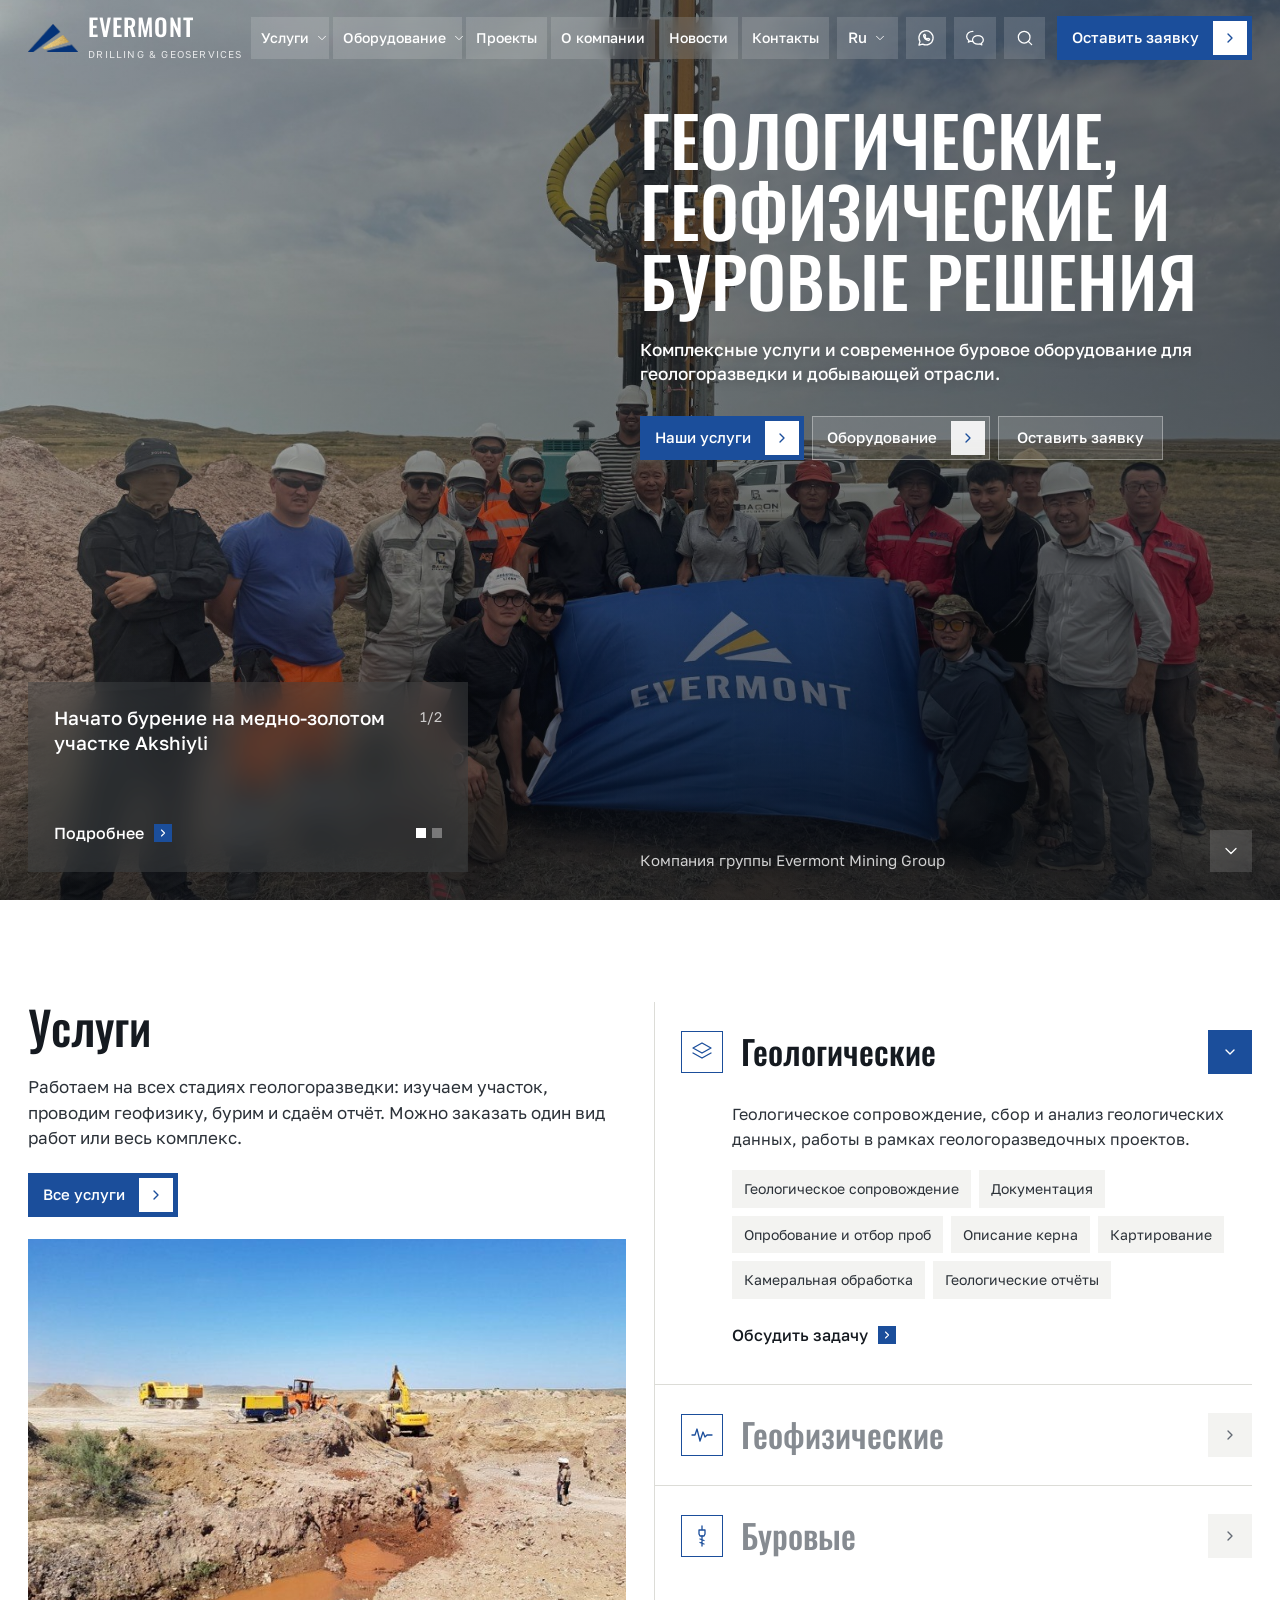
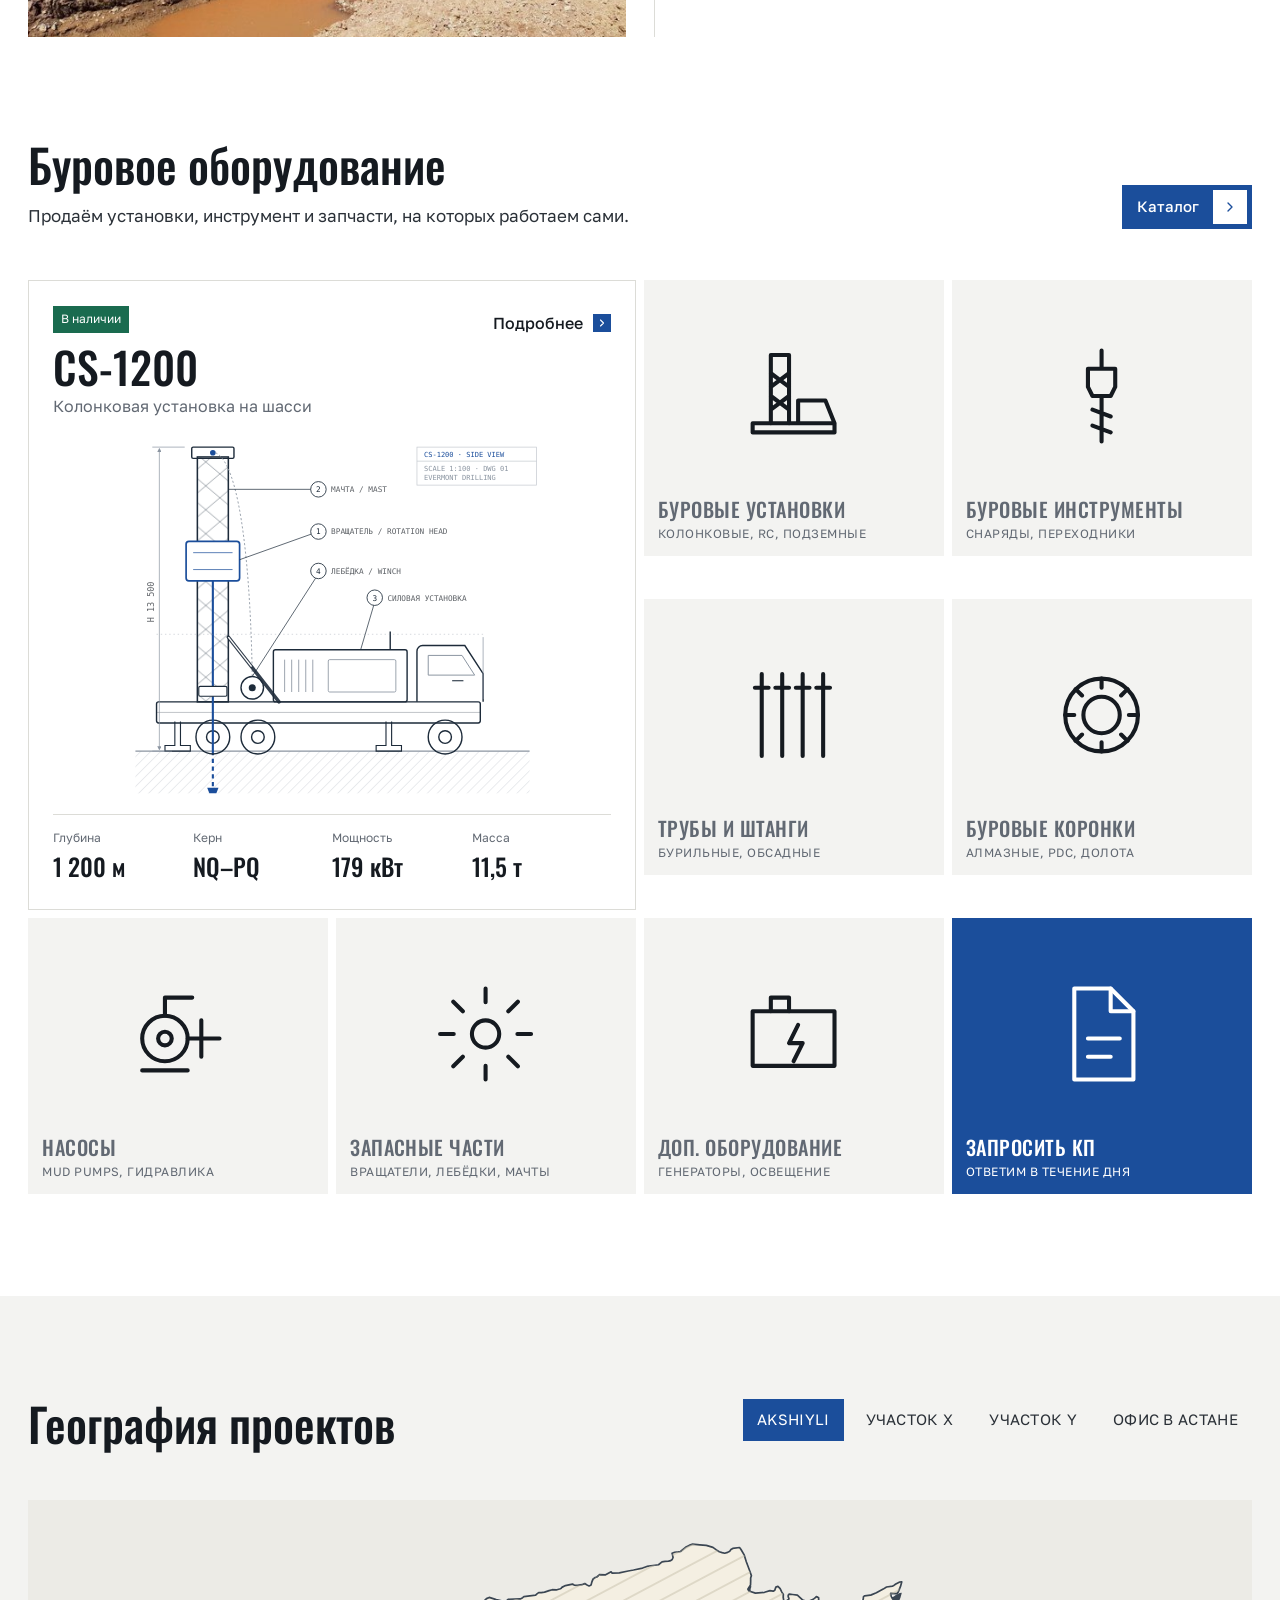
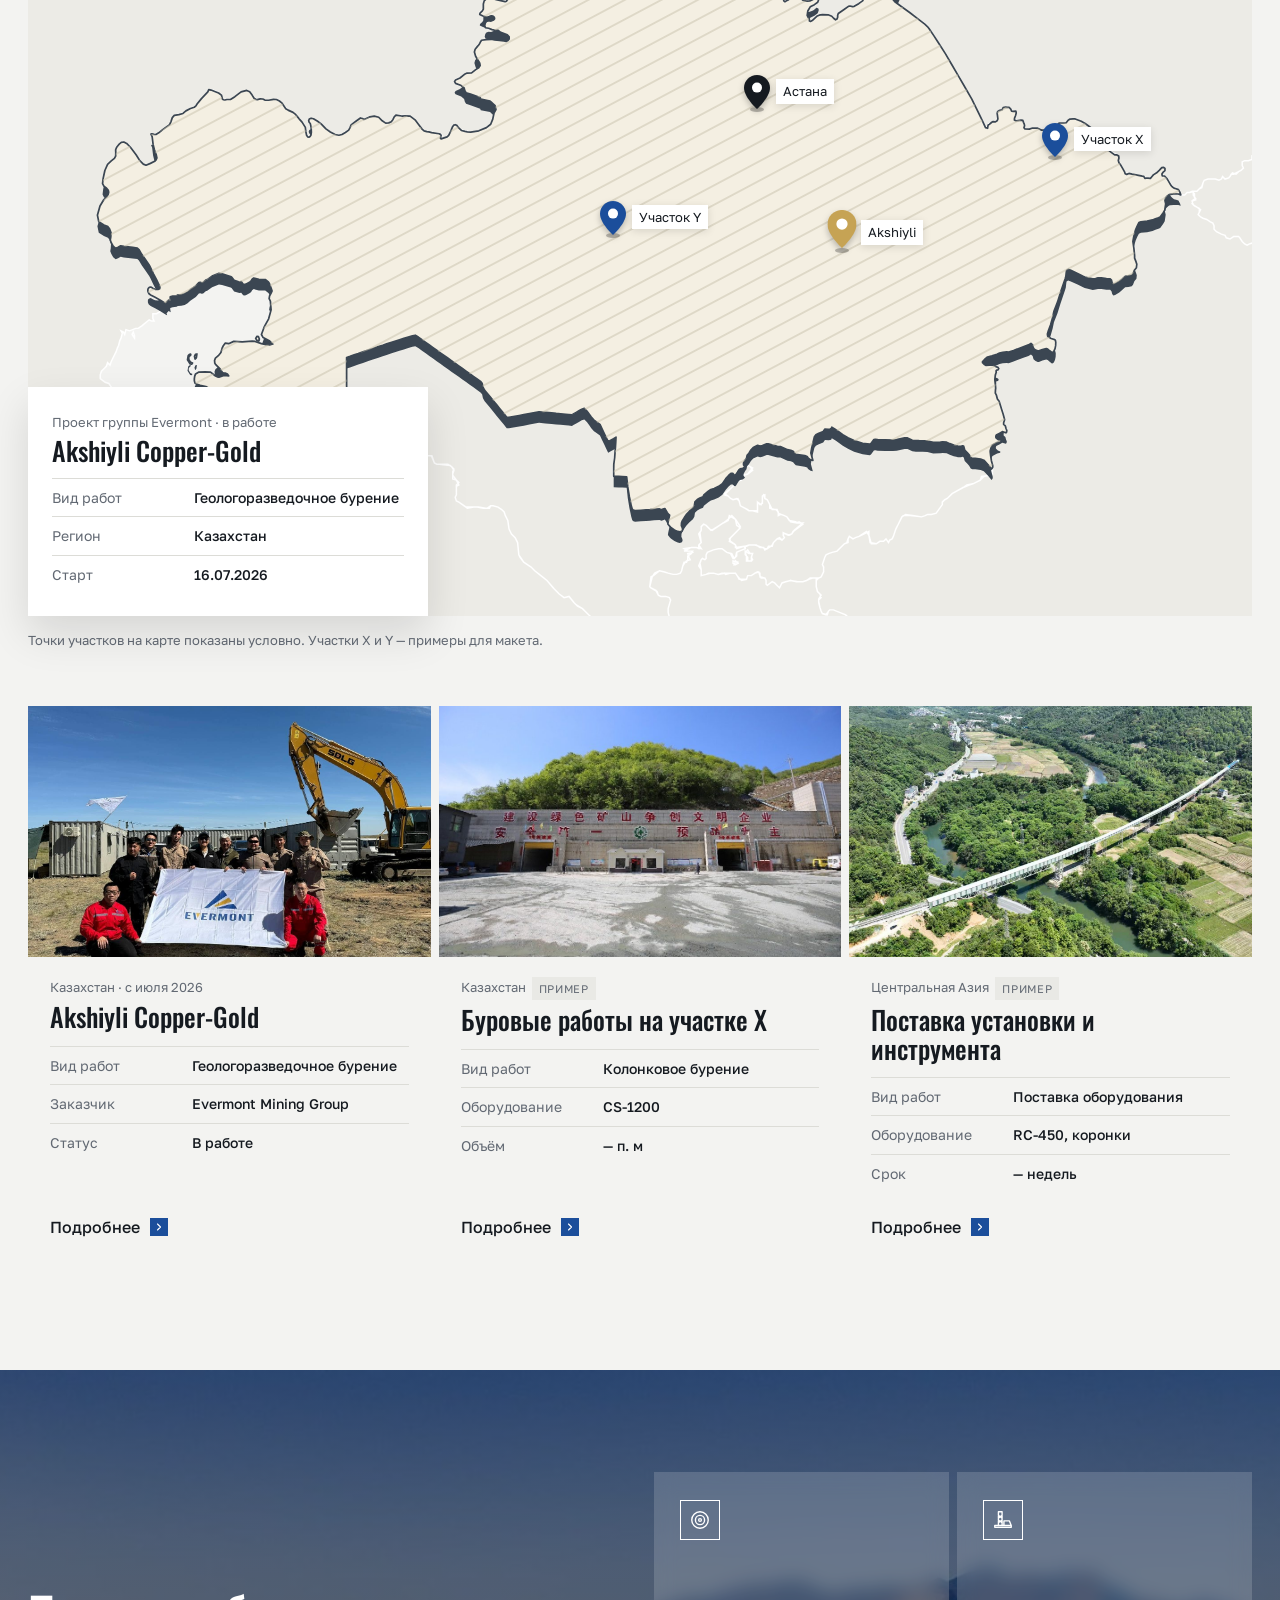
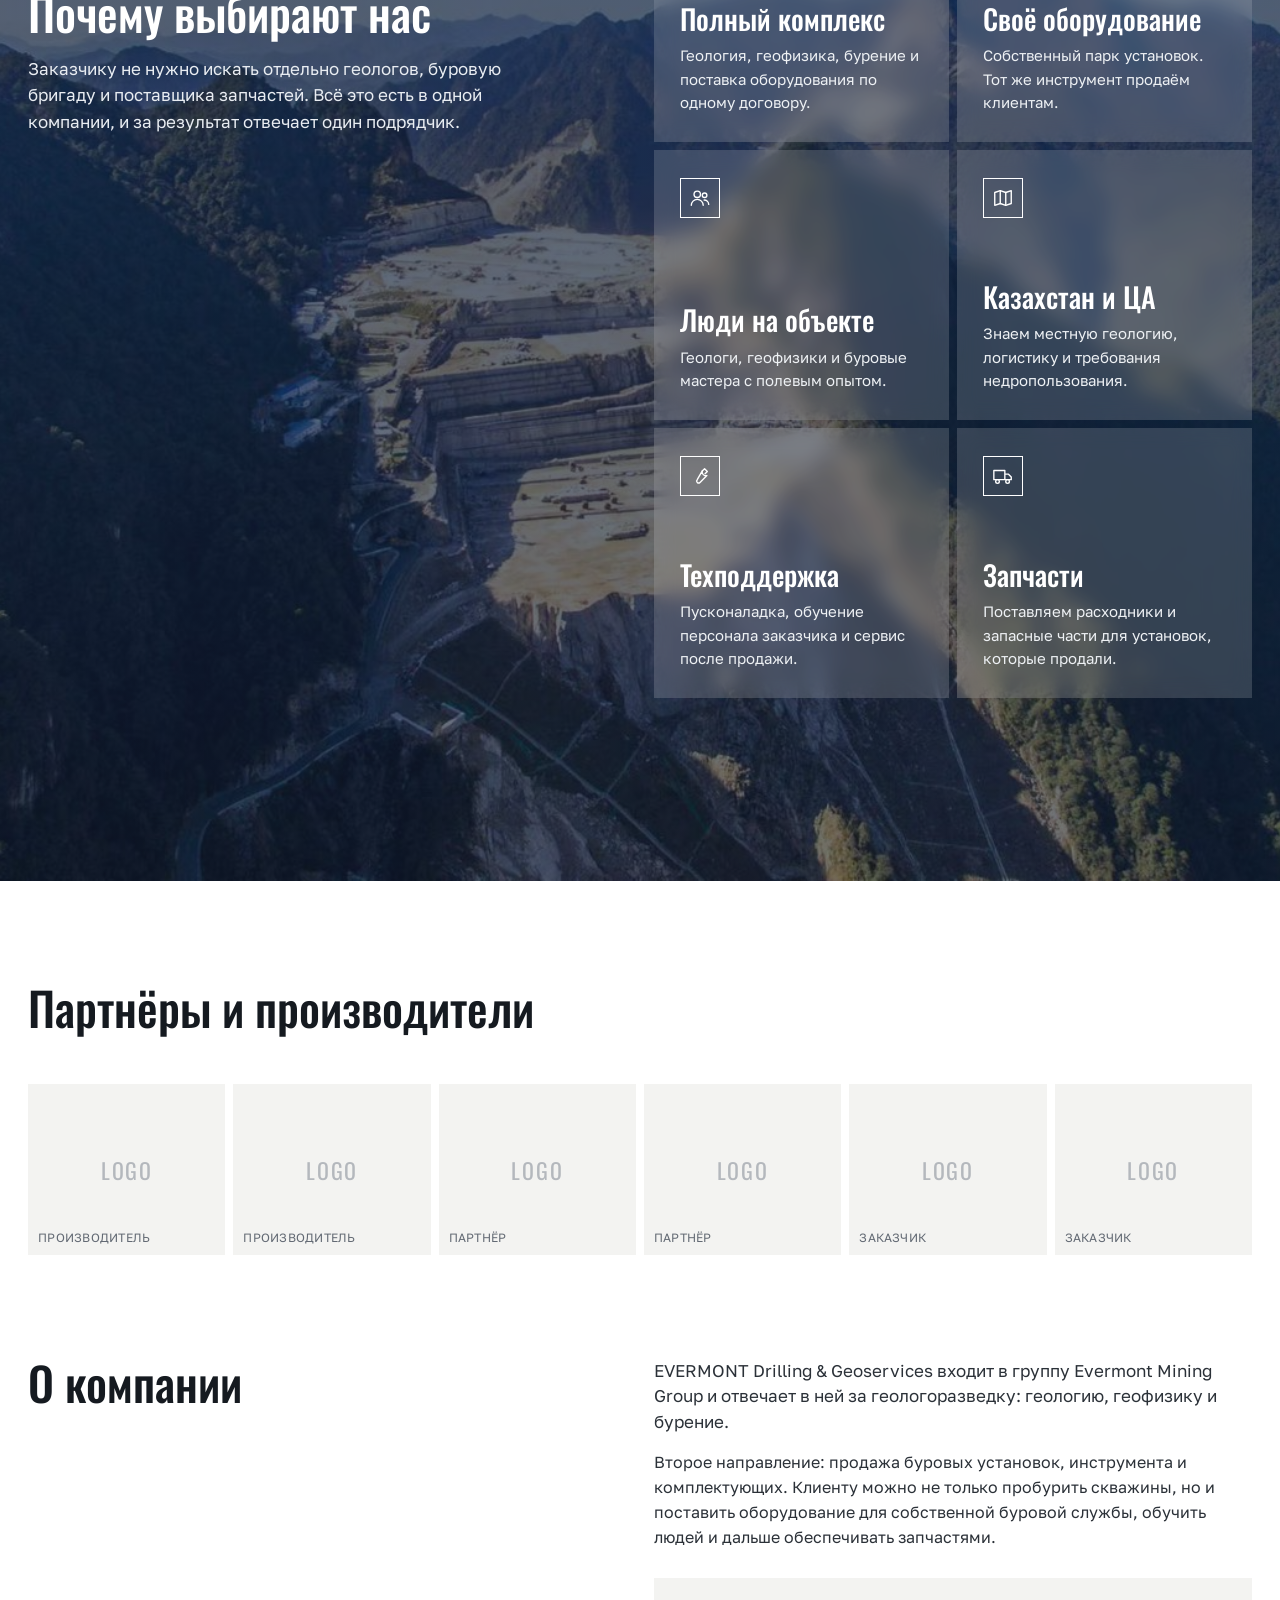
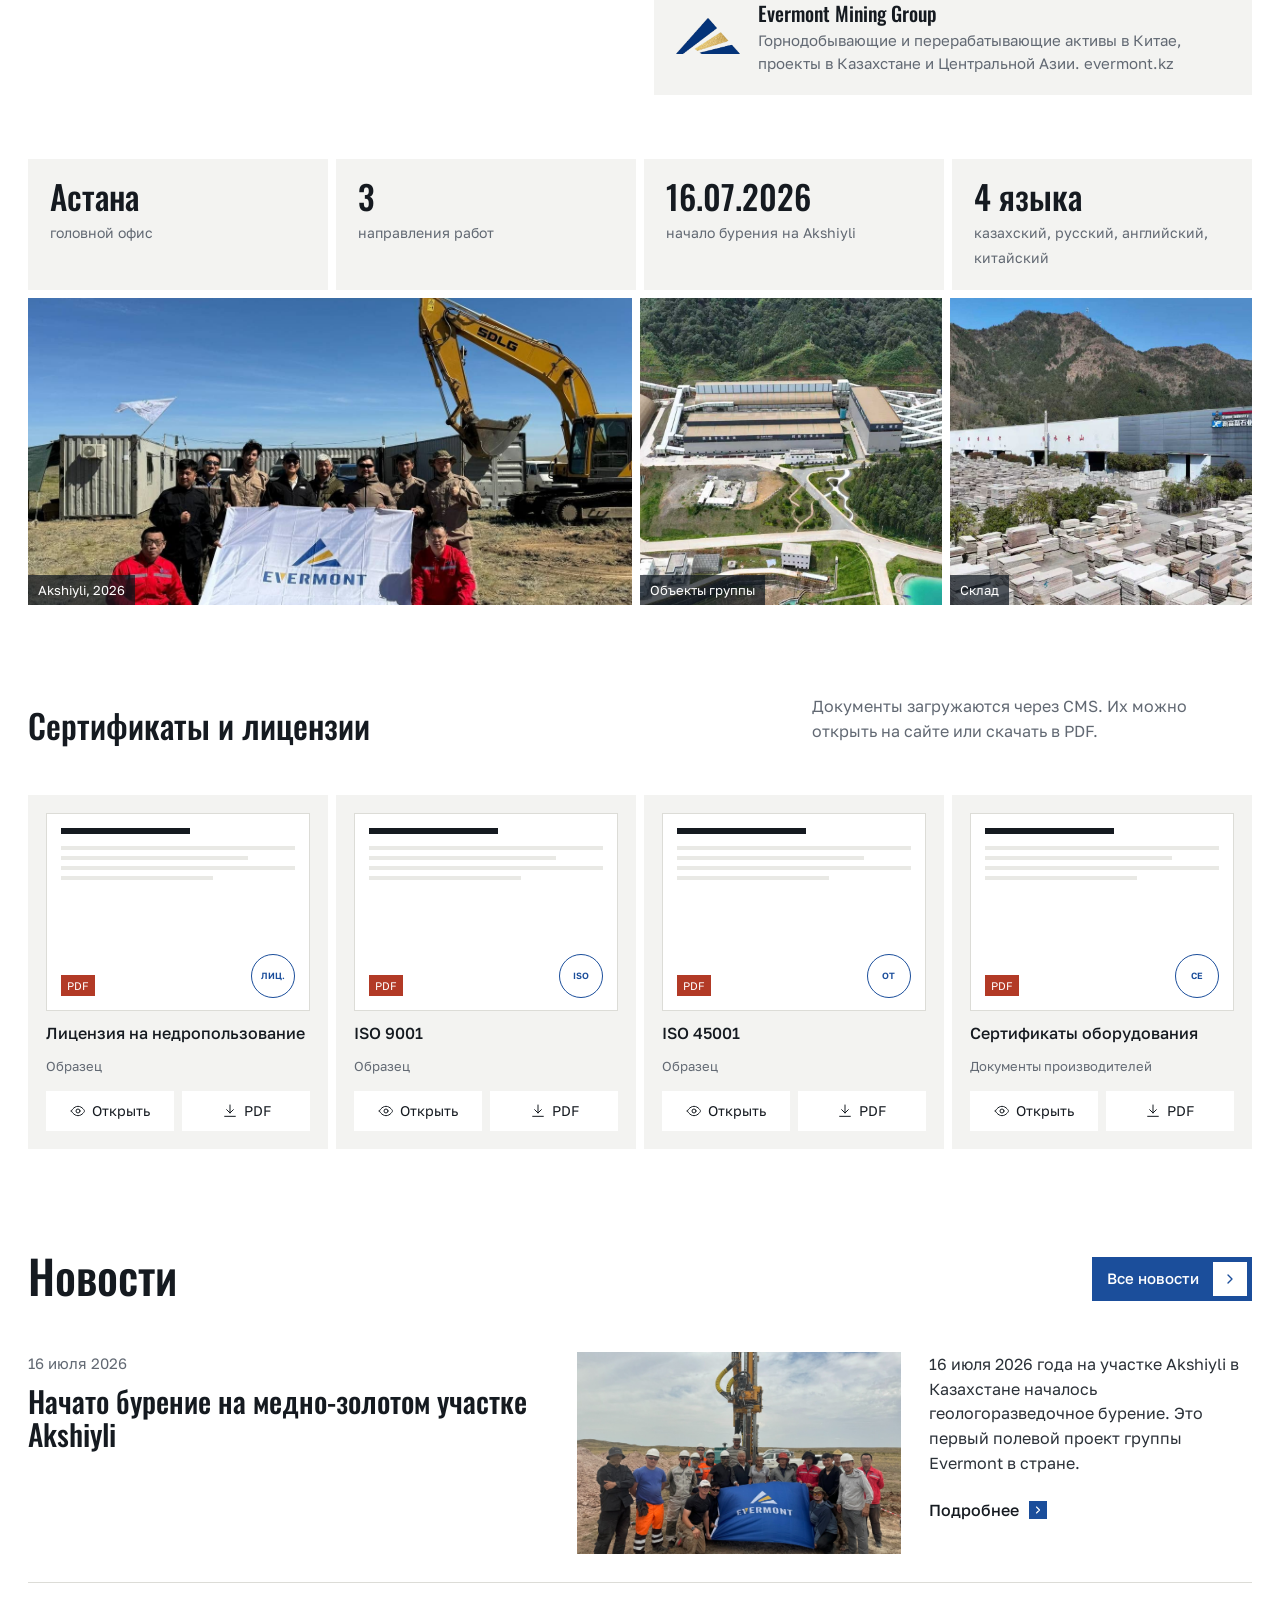
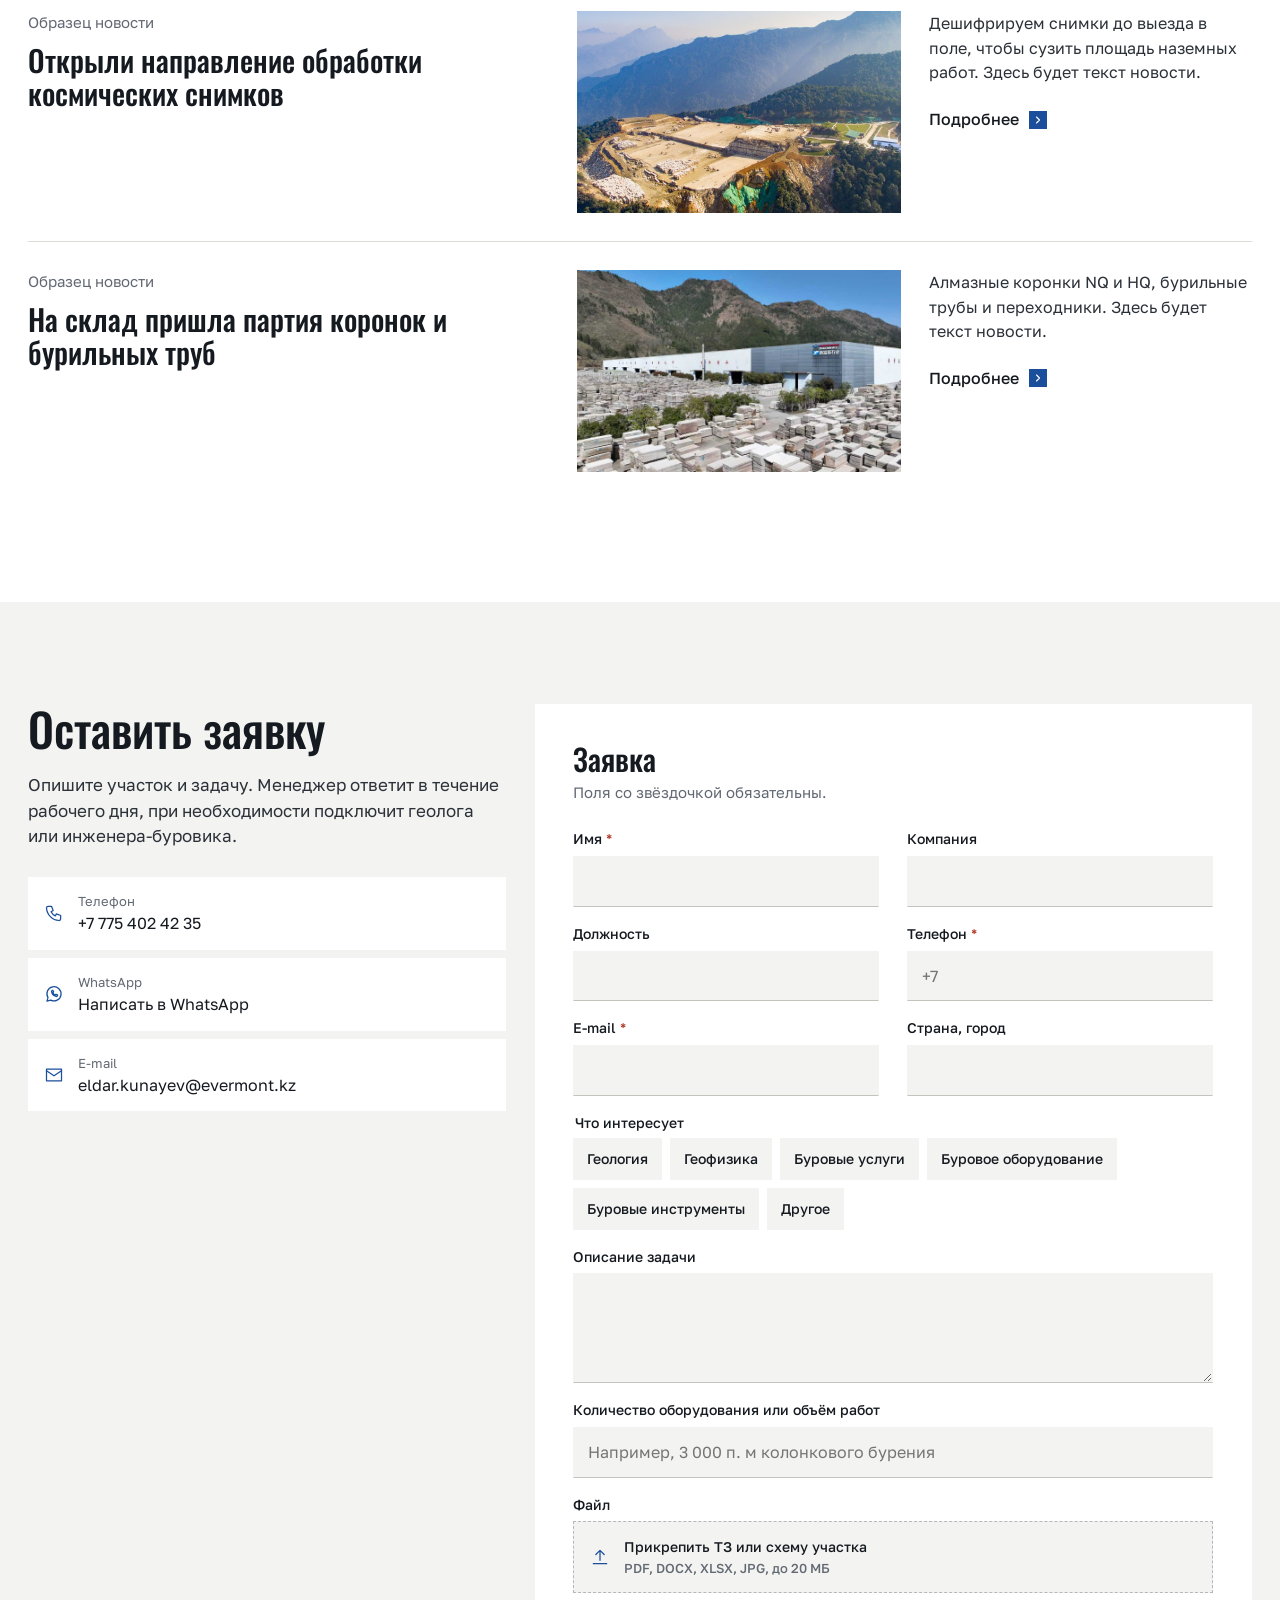
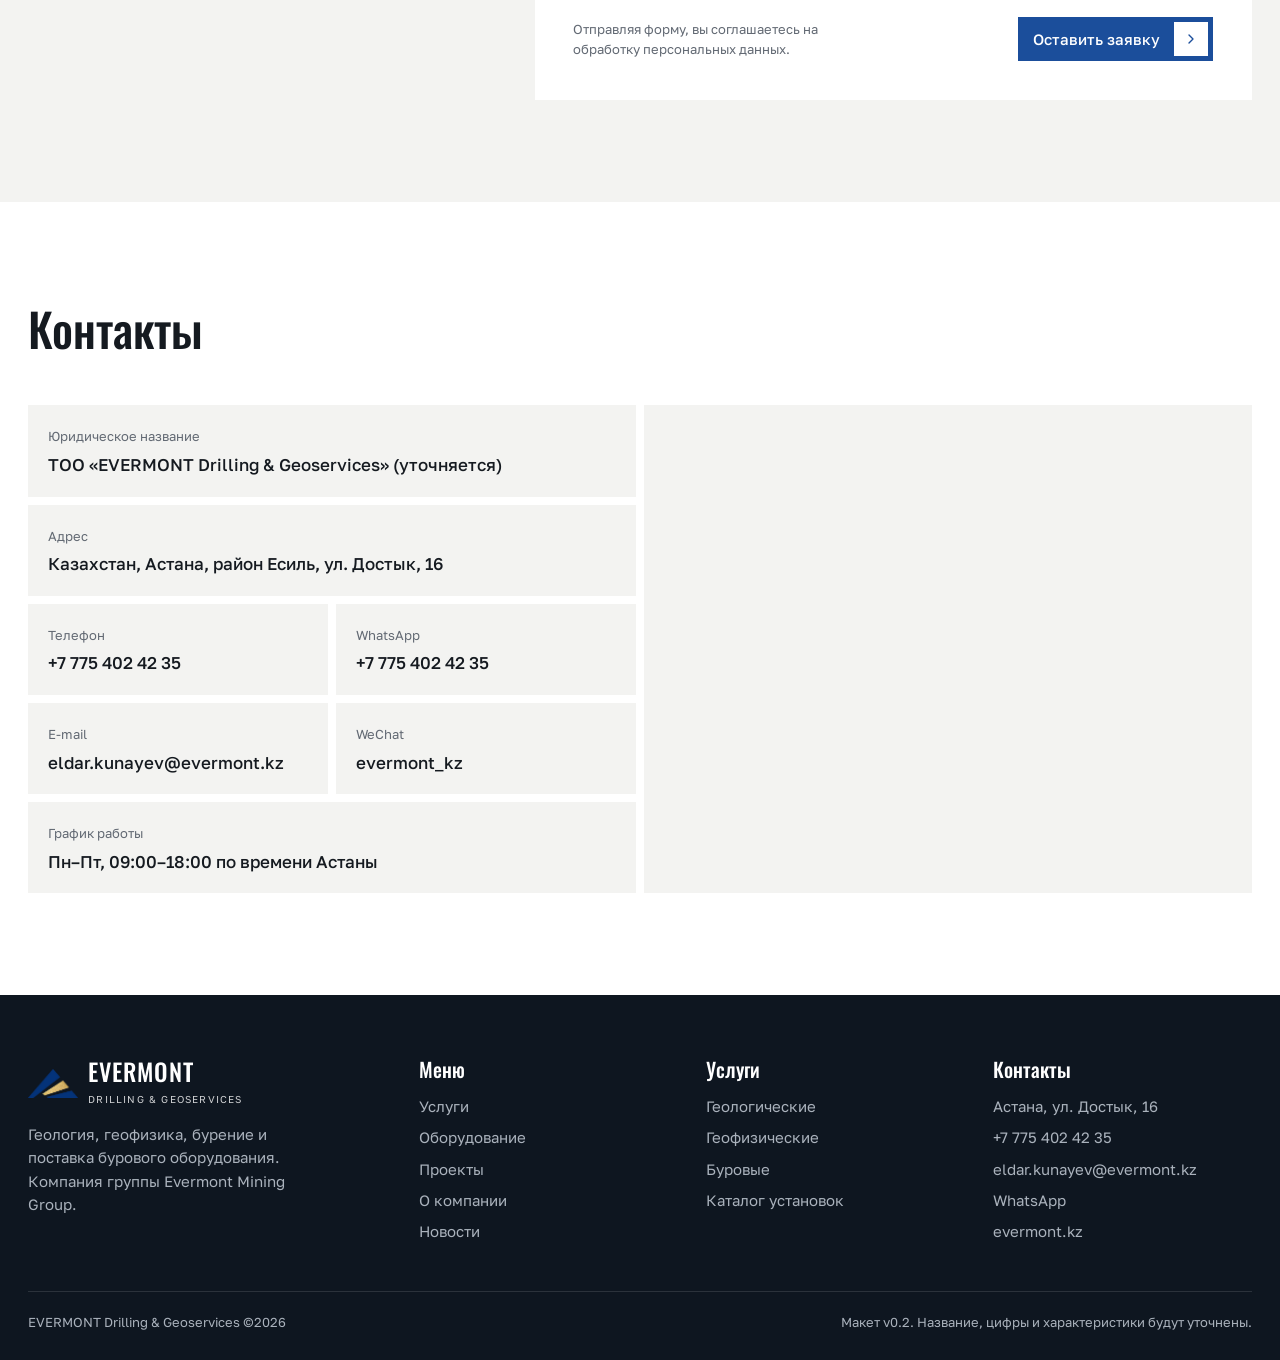
<file: index.html>
<!doctype html>
<html lang="ru">
<head>
<meta charset="utf-8">
<meta name="viewport" content="width=device-width, initial-scale=1">
<title>EVERMONT Drilling & Geoservices: геология, геофизика, бурение</title>
<meta name="description" content="Геологические, геофизические и буровые услуги, продажа буровых установок, инструмента и запчастей в Казахстане и Центральной Азии. Компания группы Evermont Mining Group.">
<meta property="og:title" content="EVERMONT Drilling & Geoservices">
<meta property="og:description" content="Геологические, геофизические и буровые решения в Казахстане и Центральной Азии.">
<meta property="og:image" content="assets/img/akshiyli-drilling-2026-07-16.jpg">
<meta name="theme-color" content="#1b4e9b">
<link rel="icon" href="assets/img/logo-evermont.png">
<link rel="preconnect" href="https://fonts.googleapis.com">
<link rel="preconnect" href="https://fonts.gstatic.com" crossorigin>
<link href="https://fonts.googleapis.com/css2?family=Golos+Text:wght@400;500;600&family=Oswald:wght@400;500&display=swap" rel="stylesheet">
<link rel="stylesheet" href="css/style.css?v=2.2">
</head>
<body>
<a class="skip-link" href="#main">К содержимому</a>

<header class="header">
  <div class="header-in">
    <a class="logo" href="index.html" aria-label="EVERMONT Drilling & Geoservices, на главную">
      <img src="assets/img/logo-evermont.png" alt="" width="50" height="32">
      <span><b>EVERMONT</b><small>Drilling &amp; Geoservices</small></span>
    </a>
    <nav class="nav" aria-label="Основное меню">
      <div class="pill">
        <a href="#services"><span data-i18n="nav.services">Услуги</span><svg class="icon" aria-hidden="true"><use href="#i-chev"/></svg></a>
        <div class="drop"><div class="drop-in">
          <a href="#services">Геологические услуги<small>Сопровождение, керн, отчёты</small></a>
          <a href="#services">Геофизические услуги<small>Каротаж, наземная геофизика, космоснимки</small></a>
          <a href="drilling.html">Буровые услуги<small>Колонковое, RC, разведочное, подземное</small></a>
        </div></div>
      </div>
      <div class="pill">
        <a href="#equipment"><span data-i18n="nav.equipment">Оборудование</span><svg class="icon" aria-hidden="true"><use href="#i-chev"/></svg></a>
        <div class="drop"><div class="drop-in">
          <a href="rig.html#catalog">Буровые установки<small>Модели и характеристики</small></a>
          <a href="#equipment">Буровые инструменты<small>Коронки, PDC, долота, трубы</small></a>
          <a href="#equipment">Комплектующие<small>Насосы, вращатели, лебёдки</small></a>
          <a href="#equipment">Дополнительное оборудование<small>Генераторы, освещение, пульты</small></a>
        </div></div>
      </div>
      <div class="pill"><a href="#projects" data-i18n="nav.projects">Проекты</a></div>
      <div class="pill"><a href="#about" data-i18n="nav.about">О компании</a></div>
      <div class="pill"><a href="#news" data-i18n="nav.news">Новости</a></div>
      <div class="pill"><a href="#contacts" data-i18n="nav.contacts">Контакты</a></div>
    </nav>
    <div class="lang">
      <button class="hbtn lang-btn" type="button" aria-haspopup="true" aria-expanded="false" aria-label="Язык сайта"><span class="lang-current">Ru</span><svg class="icon" style="width:14px;height:14px"><use href="#i-chev"/></svg></button>
      <div class="lang-menu" role="menu">
        <button role="menuitemradio" data-lang="kz">Қазақша <span>Kz</span></button>
        <button role="menuitemradio" data-lang="ru">Русский <span>Ru</span></button>
        <button role="menuitemradio" data-lang="en">English <span>En</span></button>
        <button role="menuitemradio" data-lang="zh">中文 <span>Zh</span></button>
      </div>
    </div>
    <a class="hbtn phone hide-md" href="tel:+77754024235">+7 775 402 42 35</a>
    <a class="hbtn hide-sm" href="https://wa.me/77754024235" target="_blank" rel="noopener" aria-label="WhatsApp"><svg class="icon"><use href="#i-wa"/></svg></a>
    <div class="wechat hide-sm">
      <button class="hbtn wechat-btn" type="button" aria-label="WeChat" aria-expanded="false"><svg class="icon"><use href="#i-wechat"/></svg></button>
      <div class="wechat-pop"><div class="qr" aria-hidden="true"></div>WeChat ID: <b>evermont_kz</b><br><small>QR-код заменим на настоящий</small></div>
    </div>
    <button class="hbtn search-open" type="button" aria-label="Поиск по сайту"><svg class="icon"><use href="#i-search"/></svg></button>
    <a class="btn hide-sm" href="#request"><span data-i18n="cta.request">Оставить заявку</span><span class="box"><svg class="icon"><use href="#i-right"/></svg></span></a>
    <button class="hbtn burger" type="button" aria-label="Меню" aria-expanded="false" aria-controls="mnav"><svg class="icon"><use href="#i-menu"/></svg></button>
  </div>
</header>

<nav class="mnav" id="mnav" aria-label="Мобильное меню">
  <a href="#services" data-i18n="nav.services">Услуги</a>
  <div class="sub"><a href="#services">Геологические услуги</a><a href="#services">Геофизические услуги</a><a href="drilling.html">Буровые услуги</a></div>
  <a href="#equipment" data-i18n="nav.equipment">Оборудование</a>
  <div class="sub"><a href="rig.html#catalog">Буровые установки</a><a href="#equipment">Буровые инструменты</a><a href="#equipment">Комплектующие</a></div>
  <a href="#projects" data-i18n="nav.projects">Проекты</a>
  <a href="#about" data-i18n="nav.about">О компании</a>
  <a href="#news" data-i18n="nav.news">Новости</a>
  <a href="#contacts" data-i18n="nav.contacts">Контакты</a>
  <div class="langs" role="group" aria-label="Язык"><button data-lang="kz">Kz</button><button data-lang="ru">Ru</button><button data-lang="en">En</button><button data-lang="zh">中文</button></div>
  <a href="tel:+77754024235" style="font-family:var(--body);font-size:18px">+7 775 402 42 35</a>
</nav>

<main id="main">

<!-- HERO -->
<section class="hero">
  <div class="slides" aria-hidden="true">
    <img class="on" src="assets/img/akshiyli-drilling-2026-07-16.jpg" alt="" style="object-position:50% 30%">
    <img src="assets/img/hero-quarry-aerial.jpg" alt="">
    <img src="assets/img/akshiyli-site-overview.jpg" alt="">
  </div>
  <div class="hero-in">
    <div class="hero-copy">
      <h1 class="rise" style="--d:.1s" data-i18n="hero.title">Геологические, геофизические и буровые решения</h1>
      <p class="hero-sub rise" style="--d:.25s" data-i18n="hero.sub">Комплексные услуги и современное буровое оборудование для геологоразведки и добывающей отрасли.</p>
      <div class="hero-ctas rise" style="--d:.4s">
        <a class="btn" href="#services"><span data-i18n="hero.b1">Наши услуги</span><span class="box"><svg class="icon"><use href="#i-right"/></svg></span></a>
        <a class="btn ghost" href="#equipment"><span data-i18n="hero.b2">Оборудование</span><span class="box"><svg class="icon"><use href="#i-right"/></svg></span></a>
        <a class="btn ghost plain" href="#request" data-i18n="cta.request">Оставить заявку</a>
      </div>
    </div>
  </div>
  <p class="hero-since" data-i18n="hero.since">Компания группы Evermont Mining Group</p>
  <div class="hero-news" aria-label="Новости">
    <div class="slide on">
      <div class="top"><h3>Начато бурение на медно-золотом участке Akshiyli</h3><span class="count">1/2</span></div>
      <div class="bottom"><a class="more" href="#news"><span data-i18n="cta.more">Подробнее</span><span class="sq"><svg class="icon"><use href="#i-right"/></svg></span></a><div class="dots"><button aria-label="Новость 1" aria-current="true"></button><button aria-label="Новость 2"></button></div></div>
    </div>
    <div class="slide">
      <div class="top"><h3>Каталог: буровые установки, коронки, трубы и запчасти</h3><span class="count">2/2</span></div>
      <div class="bottom"><a class="more" href="rig.html#catalog"><span data-i18n="cta.more">Подробнее</span><span class="sq"><svg class="icon"><use href="#i-right"/></svg></span></a><div class="dots"><button aria-label="Новость 1"></button><button aria-label="Новость 2" aria-current="true"></button></div></div>
    </div>
  </div>
  <a class="scroll-down" href="#services" aria-label="Прокрутить вниз"><svg class="icon"><use href="#i-down"/></svg></a>
</section>

<!-- SERVICES -->
<section class="section services" id="services">
  <div class="wrap split">
    <div class="svc-left">
      <h2 class="h2" data-i18n="sec.services">Услуги</h2>
      <p class="lead">Работаем на всех стадиях геологоразведки: изучаем участок, проводим геофизику, бурим и сдаём отчёт. Можно заказать один вид работ или весь комплекс.</p>
      <div><a class="btn" href="drilling.html"><span data-i18n="cta.all">Все услуги</span><span class="box"><svg class="icon"><use href="#i-right"/></svg></span></a></div>
      <div class="photo"><img src="assets/img/akshiyli-site-overview.jpg" alt="Полевые работы на участке" loading="lazy"></div>
    </div>
    <div class="acc">
      <div class="acc-item open" data-img="assets/img/akshiyli-site-overview.jpg">
        <button class="acc-btn" type="button" aria-expanded="true"><span class="acc-ic"><svg class="icon"><use href="#i-layers"/></svg></span><h3>Геологические</h3><span class="state"><svg class="icon"><use href="#i-right"/></svg></span></button>
        <div class="acc-body"><div>
          <p>Геологическое сопровождение, сбор и анализ геологических данных, работы в рамках геологоразведочных проектов.</p>
          <ul><li>Геологическое сопровождение</li><li>Документация</li><li>Опробование и отбор проб</li><li>Описание керна</li><li>Картирование</li><li>Камеральная обработка</li><li>Геологические отчёты</li></ul>
          <a class="more" href="#request"><span>Обсудить задачу</span><span class="sq"><svg class="icon"><use href="#i-right"/></svg></span></a>
        </div></div>
      </div>
      <div class="acc-item" data-img="assets/img/dexing-granite-quarry-aerial-view.jpg">
        <button class="acc-btn" type="button" aria-expanded="false"><span class="acc-ic"><svg class="icon"><use href="#i-wave"/></svg></span><h3>Геофизические</h3><span class="state"><svg class="icon"><use href="#i-right"/></svg></span></button>
        <div class="acc-body"><div>
          <p>Геофизические исследования для оценки геологического строения и перспективности участков. Обработка и интерпретация космических снимков.</p>
          <ul><li>Каротаж</li><li>Наземная геофизика</li><li>Геофизика скважин</li><li>Интерпретация данных</li><li>Космоснимки</li></ul>
          <a class="more" href="#request"><span>Обсудить задачу</span><span class="sq"><svg class="icon"><use href="#i-right"/></svg></span></a>
        </div></div>
      </div>
      <div class="acc-item" data-img="assets/img/akshiyli-drilling-2026-07-16.jpg">
        <button class="acc-btn" type="button" aria-expanded="false"><span class="acc-ic"><svg class="icon"><use href="#i-drill"/></svg></span><h3>Буровые</h3><span class="state"><svg class="icon"><use href="#i-right"/></svg></span></button>
        <div class="acc-body"><div>
          <p>Бурение разведочных, геологоразведочных и других скважин собственными установками и бригадами.</p>
          <ul><li>Колонковое</li><li>RC drilling</li><li>Разведочное</li><li>Поверхностное</li><li>Подземное</li></ul>
          <a class="more" href="drilling.html"><span>Виды бурения</span><span class="sq"><svg class="icon"><use href="#i-right"/></svg></span></a>
        </div></div>
      </div>
    </div>
  </div>
</section>

<!-- EQUIPMENT -->
<section class="section bg-2" id="equipment" style="background:#fff;padding-top:0">
  <div class="wrap">
    <div class="s-head">
      <div><h2 class="h2" data-i18n="sec.equipment">Буровое оборудование</h2><p class="lead" style="margin-top:14px">Продаём установки, инструмент и запчасти, на которых работаем сами.</p></div>
      <a class="btn" href="rig.html#catalog"><span data-i18n="cta.catalog">Каталог</span><span class="box"><svg class="icon"><use href="#i-right"/></svg></span></a>
    </div>
    <div class="tiles">
      <a class="tile big rv-up" href="rig.html">
        <div class="head"><div><span class="tag">В наличии</span><h3>CS-1200</h3><p>Колонковая установка на шасси</p></div><span class="more"><span data-i18n="cta.more">Подробнее</span><span class="sq"><svg class="icon"><use href="#i-right"/></svg></span></span></div>
        <div class="bp"><img src="assets/rig-blueprint-light.svg" alt="Схема установки CS-1200" loading="lazy" width="640" height="540"></div>
        <div class="specs"><div><span>Глубина</span><b>1 200 м</b></div><div><span>Керн</span><b>NQ–PQ</b></div><div><span>Мощность</span><b>179 кВт</b></div><div><span>Масса</span><b>11,5 т</b></div></div>
      </a>
      <a class="tile rv-up" href="rig.html#catalog"><span class="ill"><svg class="icon"><use href="#i-rig"/></svg></span><span class="cap"><span><b>Буровые установки</b><span>Колонковые, RC, подземные</span></span></span></a>
      <a class="tile rv-up" href="#equipment"><span class="ill"><svg class="icon"><use href="#i-drill"/></svg></span><span class="cap"><span><b>Буровые инструменты</b><span>Снаряды, переходники</span></span></span></a>
      <a class="tile rv-up" href="#equipment"><span class="ill"><svg class="icon"><use href="#i-rods"/></svg></span><span class="cap"><span><b>Трубы и штанги</b><span>Бурильные, обсадные</span></span></span></a>
      <a class="tile rv-up" href="#equipment"><span class="ill"><svg class="icon"><use href="#i-crown"/></svg></span><span class="cap"><span><b>Буровые коронки</b><span>Алмазные, PDC, долота</span></span></span></a>
      <a class="tile rv-up" href="#equipment"><span class="ill"><svg class="icon"><use href="#i-pump"/></svg></span><span class="cap"><span><b>Насосы</b><span>Mud pumps, гидравлика</span></span></span></a>
      <a class="tile rv-up" href="#equipment"><span class="ill"><svg class="icon"><use href="#i-gear"/></svg></span><span class="cap"><span><b>Запасные части</b><span>Вращатели, лебёдки, мачты</span></span></span></a>
      <a class="tile rv-up" href="#equipment"><span class="ill"><svg class="icon"><use href="#i-gen"/></svg></span><span class="cap"><span><b>Доп. оборудование</b><span>Генераторы, освещение</span></span></span></a>
      <a class="tile cta rv-up" href="#request"><span class="ill"><svg class="icon"><use href="#i-file"/></svg></span><span class="cap"><span><b>Запросить КП</b><span>Ответим в течение дня</span></span></span></a>
    </div>
  </div>
</section>

<!-- GEOGRAPHY + PROJECTS -->
<section class="section bg-2" id="projects">
  <div class="wrap">
    <div class="s-head" style="align-items:flex-start">
      <h2 class="h2" data-i18n="sec.geo">География проектов</h2>
      <div class="geo-tabs" role="group" aria-label="Проекты на карте">
        <button class="chip" type="button" data-id="aksh" aria-pressed="true">Akshiyli</button>
        <button class="chip" type="button" data-id="x" aria-pressed="false">Участок X</button>
        <button class="chip" type="button" data-id="y" aria-pressed="false">Участок Y</button>
        <button class="chip" type="button" data-id="office" aria-pressed="false">Офис в Астане</button>
      </div>
    </div>
    <div class="map">
      <img src="assets/kz-map.svg" alt="Карта Казахстана с проектами компании" width="1000" height="585" loading="lazy">
      <button class="pin office" type="button" data-id="office" style="left:59.6%;top:29.7%" aria-label="Офис в Астане"><svg class="mk"><use href="#i-marker"/></svg><span class="base"></span><span class="lbl">Астана</span></button>
      <button class="pin" type="button" data-id="aksh" style="left:66.5%;top:49.4%" aria-label="Akshiyli"><svg class="mk"><use href="#i-marker"/></svg><span class="base"></span><span class="lbl">Akshiyli</span></button>
      <button class="pin" type="button" data-id="x" style="left:83.9%;top:36.4%" aria-label="Участок X"><svg class="mk"><use href="#i-marker"/></svg><span class="base"></span><span class="lbl">Участок X</span></button>
      <button class="pin" type="button" data-id="y" style="left:47.8%;top:47.2%" aria-label="Участок Y"><svg class="mk"><use href="#i-marker"/></svg><span class="base"></span><span class="lbl">Участок Y</span></button>
      <div class="map-card" aria-live="polite"></div>
    </div>
    <p class="map-note">Точки участков на карте показаны условно. Участки X и Y — примеры для макета.</p>

    <div class="proj">
      <a class="pcard rv-up" href="drilling.html#explore">
        <div class="ph"><img src="assets/img/akshiyli-team-visit.jpg" alt="Команда на площадке Akshiyli" loading="lazy"></div>
        <div class="bd"><span class="meta">Казахстан · с июля 2026</span><h3>Akshiyli Copper-Gold</h3>
          <dl class="kv"><div><dt>Вид работ</dt><dd>Геологоразведочное бурение</dd></div><div><dt>Заказчик</dt><dd>Evermont Mining Group</dd></div><div><dt>Статус</dt><dd>В работе</dd></div></dl>
          <span class="more"><span data-i18n="cta.more">Подробнее</span><span class="sq"><svg class="icon"><use href="#i-right"/></svg></span></span></div>
      </a>
      <a class="pcard rv-up" href="#projects">
        <div class="ph"><img src="assets/img/benxi-iron-mine-mine-entrance.jpg" alt="" loading="lazy"></div>
        <div class="bd"><span class="meta">Казахстан<span class="sample">пример</span></span><h3>Буровые работы на участке X</h3>
          <dl class="kv"><div><dt>Вид работ</dt><dd>Колонковое бурение</dd></div><div><dt>Оборудование</dt><dd>CS-1200</dd></div><div><dt>Объём</dt><dd>— п. м</dd></div></dl>
          <span class="more"><span data-i18n="cta.more">Подробнее</span><span class="sq"><svg class="icon"><use href="#i-right"/></svg></span></span></div>
      </a>
      <a class="pcard rv-up" href="#projects">
        <div class="ph"><img src="assets/img/operations-06-material-logistics-infrastructure.jpg" alt="" loading="lazy"></div>
        <div class="bd"><span class="meta">Центральная Азия<span class="sample">пример</span></span><h3>Поставка установки и инструмента</h3>
          <dl class="kv"><div><dt>Вид работ</dt><dd>Поставка оборудования</dd></div><div><dt>Оборудование</dt><dd>RC-450, коронки</dd></div><div><dt>Срок</dt><dd>— недель</dd></div></dl>
          <span class="more"><span data-i18n="cta.more">Подробнее</span><span class="sq"><svg class="icon"><use href="#i-right"/></svg></span></span></div>
      </a>
    </div>
  </div>
</section>

<!-- ADVANTAGES -->
<section class="section adv">
  <img src="assets/img/hero-quarry-aerial.jpg" alt="" loading="lazy">
  <div class="wrap">
    <div class="adv-intro">
      <h2 data-i18n="sec.adv">Почему выбирают нас</h2>
      <p>Заказчику не нужно искать отдельно геологов, буровую бригаду и поставщика запчастей. Всё это есть в одной компании, и за результат отвечает один подрядчик.</p>
    </div>
    <div class="adv-cards">
      <div class="adv-card rv-up"><span class="ic"><svg class="icon"><use href="#i-target"/></svg></span><h3>Полный комплекс</h3><p>Геология, геофизика, бурение и поставка оборудования по одному договору.</p></div>
      <div class="adv-card rv-up"><span class="ic"><svg class="icon"><use href="#i-rig"/></svg></span><h3>Своё оборудование</h3><p>Собственный парк установок. Тот же инструмент продаём клиентам.</p></div>
      <div class="adv-card rv-up"><span class="ic"><svg class="icon"><use href="#i-users"/></svg></span><h3>Люди на объекте</h3><p>Геологи, геофизики и буровые мастера с полевым опытом.</p></div>
      <div class="adv-card rv-up"><span class="ic"><svg class="icon"><use href="#i-map"/></svg></span><h3>Казахстан и ЦА</h3><p>Знаем местную геологию, логистику и требования недропользования.</p></div>
      <div class="adv-card rv-up"><span class="ic"><svg class="icon"><use href="#i-wrench"/></svg></span><h3>Техподдержка</h3><p>Пусконаладка, обучение персонала заказчика и сервис после продажи.</p></div>
      <div class="adv-card rv-up"><span class="ic"><svg class="icon"><use href="#i-truck"/></svg></span><h3>Запчасти</h3><p>Поставляем расходники и запасные части для установок, которые продали.</p></div>
    </div>
  </div>
</section>

<!-- PARTNERS -->
<section class="section" style="padding-bottom:0" aria-labelledby="partners-h">
  <div class="wrap">
    <div class="s-head"><h2 class="h2" id="partners-h" data-i18n="sec.partners">Партнёры и производители</h2></div>
    <div class="partners">
      <div class="partner">LOGO<span>Производитель</span></div><div class="partner">LOGO<span>Производитель</span></div><div class="partner">LOGO<span>Партнёр</span></div><div class="partner">LOGO<span>Партнёр</span></div><div class="partner">LOGO<span>Заказчик</span></div><div class="partner">LOGO<span>Заказчик</span></div>
    </div>
  </div>
</section>

<!-- ABOUT -->
<section class="section" id="about">
  <div class="wrap">
    <div class="about-grid">
      <h2 class="h2" data-i18n="sec.about">О компании</h2>
      <div class="about-text">
        <p class="lead">EVERMONT Drilling &amp; Geoservices входит в группу Evermont Mining Group и отвечает в ней за геологоразведку: геологию, геофизику и бурение.</p>
        <p>Второе направление: продажа буровых установок, инструмента и комплектующих. Клиенту можно не только пробурить скважины, но и поставить оборудование для собственной буровой службы, обучить людей и дальше обеспечивать запчастями.</p>
        <a class="group-box" href="https://evermont.kz/" target="_blank" rel="noopener"><img src="assets/img/logo-evermont.png" alt=""><span><b>Evermont Mining Group</b>Горнодобывающие и перерабатывающие активы в Китае, проекты в Казахстане и Центральной Азии. evermont.kz</span></a>
      </div>
    </div>
    <div class="facts">
      <div class="fact"><b>Астана</b><span>головной офис</span></div>
      <div class="fact"><b>3</b><span>направления работ</span></div>
      <div class="fact"><b>16.07.2026</b><span>начало бурения на Akshiyli</span></div>
      <div class="fact"><b>4 языка</b><span>казахский, русский, английский, китайский</span></div>
    </div>
    <div class="photos">
      <figure><img src="assets/img/akshiyli-team-visit.jpg" alt="Команда Evermont на участке" loading="lazy"><figcaption>Akshiyli, 2026</figcaption></figure>
      <figure><img src="assets/img/sector-resource-processing.jpg" alt="Производственная площадка группы" loading="lazy"><figcaption>Объекты группы</figcaption></figure>
      <figure><img src="assets/img/operations-08-stone-product-storage-yard.jpg" alt="Склад" loading="lazy"><figcaption>Склад</figcaption></figure>
    </div>

    <div class="s-head" style="margin-top:clamp(64px,7vw,100px)"><h2 class="h3" data-i18n="sec.docs" style="font-size:clamp(28px,2.6vw,40px)">Сертификаты и лицензии</h2><p style="color:var(--muted);max-width:44ch">Документы загружаются через CMS. Их можно открыть на сайте или скачать в PDF.</p></div>
    <div class="docs">
      <div class="doc rv-up"><div class="sheet" aria-hidden="true"><i></i><i></i><i></i><i></i><i></i><span class="pdf">PDF</span><span class="stamp">ЛИЦ.</span></div><h4>Лицензия на недропользование</h4><small>Образец</small><div class="acts"><a href="#" data-demo="Демо"><svg class="icon"><use href="#i-eye"/></svg>Открыть</a><a href="#" data-demo="Демо"><svg class="icon"><use href="#i-download"/></svg>PDF</a></div></div>
      <div class="doc rv-up"><div class="sheet" aria-hidden="true"><i></i><i></i><i></i><i></i><i></i><span class="pdf">PDF</span><span class="stamp">ISO</span></div><h4>ISO 9001</h4><small>Образец</small><div class="acts"><a href="#" data-demo="Демо"><svg class="icon"><use href="#i-eye"/></svg>Открыть</a><a href="#" data-demo="Демо"><svg class="icon"><use href="#i-download"/></svg>PDF</a></div></div>
      <div class="doc rv-up"><div class="sheet" aria-hidden="true"><i></i><i></i><i></i><i></i><i></i><span class="pdf">PDF</span><span class="stamp">ОТ</span></div><h4>ISO 45001</h4><small>Образец</small><div class="acts"><a href="#" data-demo="Демо"><svg class="icon"><use href="#i-eye"/></svg>Открыть</a><a href="#" data-demo="Демо"><svg class="icon"><use href="#i-download"/></svg>PDF</a></div></div>
      <div class="doc rv-up"><div class="sheet" aria-hidden="true"><i></i><i></i><i></i><i></i><i></i><span class="pdf">PDF</span><span class="stamp">CE</span></div><h4>Сертификаты оборудования</h4><small>Документы производителей</small><div class="acts"><a href="#" data-demo="Демо"><svg class="icon"><use href="#i-eye"/></svg>Открыть</a><a href="#" data-demo="Демо"><svg class="icon"><use href="#i-download"/></svg>PDF</a></div></div>
    </div>
  </div>
</section>

<!-- NEWS -->
<section class="section" id="news" style="padding-top:0">
  <div class="wrap">
    <div class="s-head"><h2 class="h2" data-i18n="sec.news">Новости</h2><a class="btn" href="#news"><span data-i18n="cta.allnews">Все новости</span><span class="box"><svg class="icon"><use href="#i-right"/></svg></span></a></div>
    <a class="news-row" href="#news">
      <div><time datetime="2026-07-16">16 июля 2026</time><h3>Начато бурение на медно-золотом участке Akshiyli</h3></div>
      <div class="ph"><img src="assets/img/akshiyli-drilling-2026-07-16.jpg" alt="" loading="lazy"></div>
      <div><p>16 июля 2026 года на участке Akshiyli в Казахстане началось геологоразведочное бурение. Это первый полевой проект группы Evermont в стране.</p><span class="more"><span data-i18n="cta.more">Подробнее</span><span class="sq"><svg class="icon"><use href="#i-right"/></svg></span></span></div>
    </a>
    <a class="news-row" href="#news">
      <div><time>Образец новости</time><h3>Открыли направление обработки космических снимков</h3></div>
      <div class="ph"><img src="assets/img/dexing-granite-quarry-aerial-view.jpg" alt="" loading="lazy"></div>
      <div><p>Дешифрируем снимки до выезда в поле, чтобы сузить площадь наземных работ. Здесь будет текст новости.</p><span class="more"><span data-i18n="cta.more">Подробнее</span><span class="sq"><svg class="icon"><use href="#i-right"/></svg></span></span></div>
    </a>
    <a class="news-row" href="#news">
      <div><time>Образец новости</time><h3>На склад пришла партия коронок и бурильных труб</h3></div>
      <div class="ph"><img src="assets/img/operations-08-stone-product-storage-yard.jpg" alt="" loading="lazy"></div>
      <div><p>Алмазные коронки NQ и HQ, бурильные трубы и переходники. Здесь будет текст новости.</p><span class="more"><span data-i18n="cta.more">Подробнее</span><span class="sq"><svg class="icon"><use href="#i-right"/></svg></span></span></div>
    </a>
  </div>
</section>

<!-- REQUEST -->
<section class="section bg-2" id="request">
  <div class="wrap req-grid">
    <div class="req-side">
      <h2 class="h2" data-i18n="sec.request">Оставить заявку</h2>
      <p class="lead">Опишите участок и задачу. Менеджер ответит в течение рабочего дня, при необходимости подключит геолога или инженера-буровика.</p>
      <div class="contact-lines">
        <a href="tel:+77754024235"><svg class="icon"><use href="#i-phone"/></svg><span><small>Телефон</small>+7 775 402 42 35</span></a>
        <a href="https://wa.me/77754024235" target="_blank" rel="noopener"><svg class="icon"><use href="#i-wa"/></svg><span><small>WhatsApp</small>Написать в WhatsApp</span></a>
        <a href="mailto:eldar.kunayev@evermont.kz"><svg class="icon"><use href="#i-mail"/></svg><span><small>E-mail</small>eldar.kunayev@evermont.kz</span></a>
      </div>
    </div>
    <div class="form">
      <form id="request-form" novalidate>
        <h3>Заявка</h3>
        <p class="form-intro">Поля со звёздочкой обязательны.</p>
        <div class="form-grid">
          <div class="field"><label for="f-name">Имя <span class="req">*</span></label><input id="f-name" name="name" autocomplete="name"><span class="err" role="alert">Укажите имя</span></div>
          <div class="field"><label for="f-company">Компания</label><input id="f-company" name="company" autocomplete="organization"></div>
          <div class="field"><label for="f-pos">Должность</label><input id="f-pos" name="position" autocomplete="organization-title"></div>
          <div class="field"><label for="f-phone">Телефон <span class="req">*</span></label><input id="f-phone" name="phone" type="tel" autocomplete="tel" placeholder="+7"><span class="err" role="alert">Нужно не меньше 10 цифр</span></div>
          <div class="field"><label for="f-email">E-mail <span class="req">*</span></label><input id="f-email" name="email" type="email" autocomplete="email"><span class="err" role="alert">Проверьте адрес, например name@company.kz</span></div>
          <div class="field"><label for="f-city">Страна, город</label><input id="f-city" name="city" autocomplete="address-level2"></div>
          <fieldset class="field full"><legend>Что интересует</legend>
            <div class="checks">
              <label class="check"><input type="checkbox" name="dir" value="geo"><span>Геология</span></label>
              <label class="check"><input type="checkbox" name="dir" value="geophys"><span>Геофизика</span></label>
              <label class="check"><input type="checkbox" name="dir" value="drill"><span>Буровые услуги</span></label>
              <label class="check"><input type="checkbox" name="dir" value="equip"><span>Буровое оборудование</span></label>
              <label class="check"><input type="checkbox" name="dir" value="tools"><span>Буровые инструменты</span></label>
              <label class="check"><input type="checkbox" name="dir" value="other"><span>Другое</span></label>
            </div>
          </fieldset>
          <div class="field full"><label for="f-task">Описание задачи</label><textarea id="f-task" name="task"></textarea></div>
          <div class="field full"><label for="f-vol">Количество оборудования или объём работ</label><input id="f-vol" name="volume" placeholder="Например, 3 000 п. м колонкового бурения"></div>
          <div class="field full"><span class="lbl">Файл</span>
            <label class="file"><input type="file" name="file" accept=".pdf,.doc,.docx,.xls,.xlsx,.jpg,.png"><svg class="icon"><use href="#i-upload"/></svg><span>Прикрепить ТЗ или схему участка<small class="file-name">PDF, DOCX, XLSX, JPG, до 20 МБ</small></span></label>
          </div>
        </div>
        <div class="form-foot">
          <small>Отправляя форму, вы соглашаетесь на обработку персональных данных.</small>
          <button class="btn" type="submit"><span data-i18n="cta.request">Оставить заявку</span><span class="box"><svg class="icon"><use href="#i-right"/></svg></span></button>
        </div>
      </form>
      <div class="done" tabindex="-1" aria-live="polite">
        <div class="ok"><svg class="icon"><use href="#i-check"/></svg></div>
        <h3>Заявка отправлена</h3>
        <p>Менеджер свяжется с вами в течение рабочего дня. В макете заявка никуда не уходит.</p>
        <button class="btn line plain again" type="button">Отправить ещё одну</button>
      </div>
    </div>
  </div>
</section>

<!-- CONTACTS -->
<section class="section" id="contacts">
  <div class="wrap">
    <div class="s-head"><h2 class="h2" data-i18n="sec.contacts">Контакты</h2></div>
    <div class="contacts">
      <div class="c-list">
        <div class="w"><span>Юридическое название</span><b>ТОО «EVERMONT Drilling &amp; Geoservices» (уточняется)</b></div>
        <div class="w"><span>Адрес</span><b>Казахстан, Астана, район Есиль, ул. Достык, 16</b></div>
        <div><span>Телефон</span><a href="tel:+77754024235">+7 775 402 42 35</a></div>
        <div><span>WhatsApp</span><a href="https://wa.me/77754024235" target="_blank" rel="noopener">+7 775 402 42 35</a></div>
        <div><span>E-mail</span><a href="mailto:eldar.kunayev@evermont.kz">eldar.kunayev@evermont.kz</a></div>
        <div><span>WeChat</span><b>evermont_kz</b></div>
        <div class="w"><span>График работы</span><b>Пн–Пт, 09:00–18:00 по времени Астаны</b></div>
      </div>
      <div class="mapframe"><iframe title="Карта: Астана, ул. Достык, 16" loading="lazy" referrerpolicy="no-referrer-when-downgrade" src="https://maps.google.com/maps?q=Dostyk%2016%2C%20Astana&z=15&output=embed"></iframe></div>
    </div>
  </div>
</section>

</main>

<footer class="footer">
  <div class="wrap">
    <div class="f-grid">
      <div>
        <a class="logo" href="index.html"><img src="assets/img/logo-evermont.png" alt="" width="50" height="32"><span><b>EVERMONT</b><small>Drilling &amp; Geoservices</small></span></a>
        <p style="max-width:34ch">Геология, геофизика, бурение и поставка бурового оборудования. Компания группы Evermont Mining Group.</p>
      </div>
      <div><h4>Меню</h4><ul><li><a href="index.html#services">Услуги</a></li><li><a href="index.html#equipment">Оборудование</a></li><li><a href="index.html#projects">Проекты</a></li><li><a href="index.html#about">О компании</a></li><li><a href="index.html#news">Новости</a></li></ul></div>
      <div><h4>Услуги</h4><ul><li><a href="index.html#services">Геологические</a></li><li><a href="index.html#services">Геофизические</a></li><li><a href="drilling.html">Буровые</a></li><li><a href="rig.html#catalog">Каталог установок</a></li></ul></div>
      <div><h4>Контакты</h4><ul><li>Астана, ул. Достык, 16</li><li><a href="tel:+77754024235">+7 775 402 42 35</a></li><li><a href="mailto:eldar.kunayev@evermont.kz">eldar.kunayev@evermont.kz</a></li><li><a href="https://wa.me/77754024235" target="_blank" rel="noopener">WhatsApp</a></li><li><a href="https://evermont.kz/" target="_blank" rel="noopener">evermont.kz</a></li></ul></div>
    </div>
    <div class="f-bottom"><span>EVERMONT Drilling &amp; Geoservices ©2026</span><span>Макет v0.2. Название, цифры и характеристики будут уточнены.</span></div>
  </div>
</footer>

<div class="mbar">
  <a href="tel:+77754024235"><svg class="icon"><use href="#i-phone"/></svg><span data-i18n="mob.call">Позвонить</span></a>
  <a href="https://wa.me/77754024235" target="_blank" rel="noopener"><svg class="icon"><use href="#i-wa"/></svg>WhatsApp</a>
  <a class="cta" href="index.html#request" data-i18n="cta.request">Оставить заявку</a>
</div>

<div class="search" role="dialog" aria-modal="true" aria-label="Поиск по сайту">
  <div class="search-box">
    <div class="search-in"><svg class="icon"><use href="#i-search"/></svg><input type="search" data-i18n-ph="search.ph" placeholder="Поиск по сайту" aria-label="Поиск"><button class="x" type="button" aria-label="Закрыть"><svg class="icon"><use href="#i-close"/></svg></button></div>
    <div class="results"></div>
  </div>
</div>

<script src="js/main.js?v=2.2"></script>
</body>
</html>
</file>
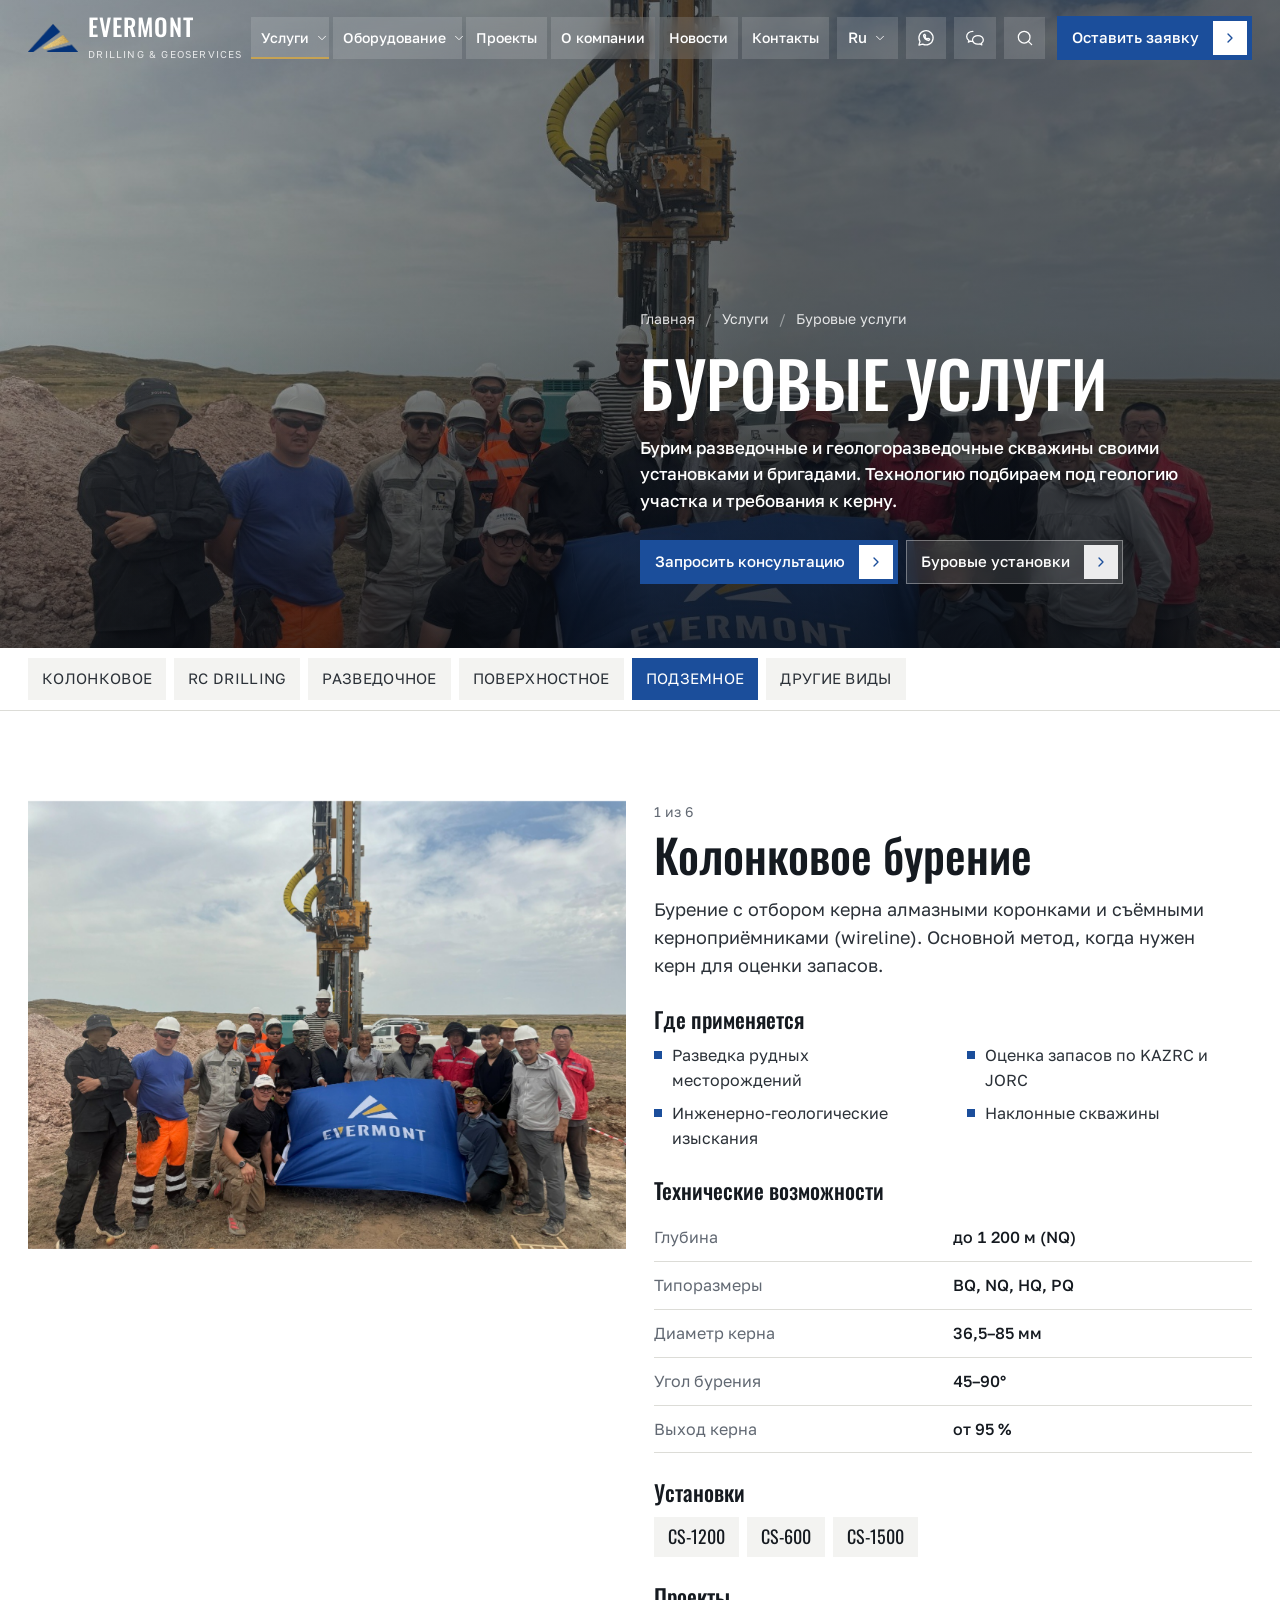
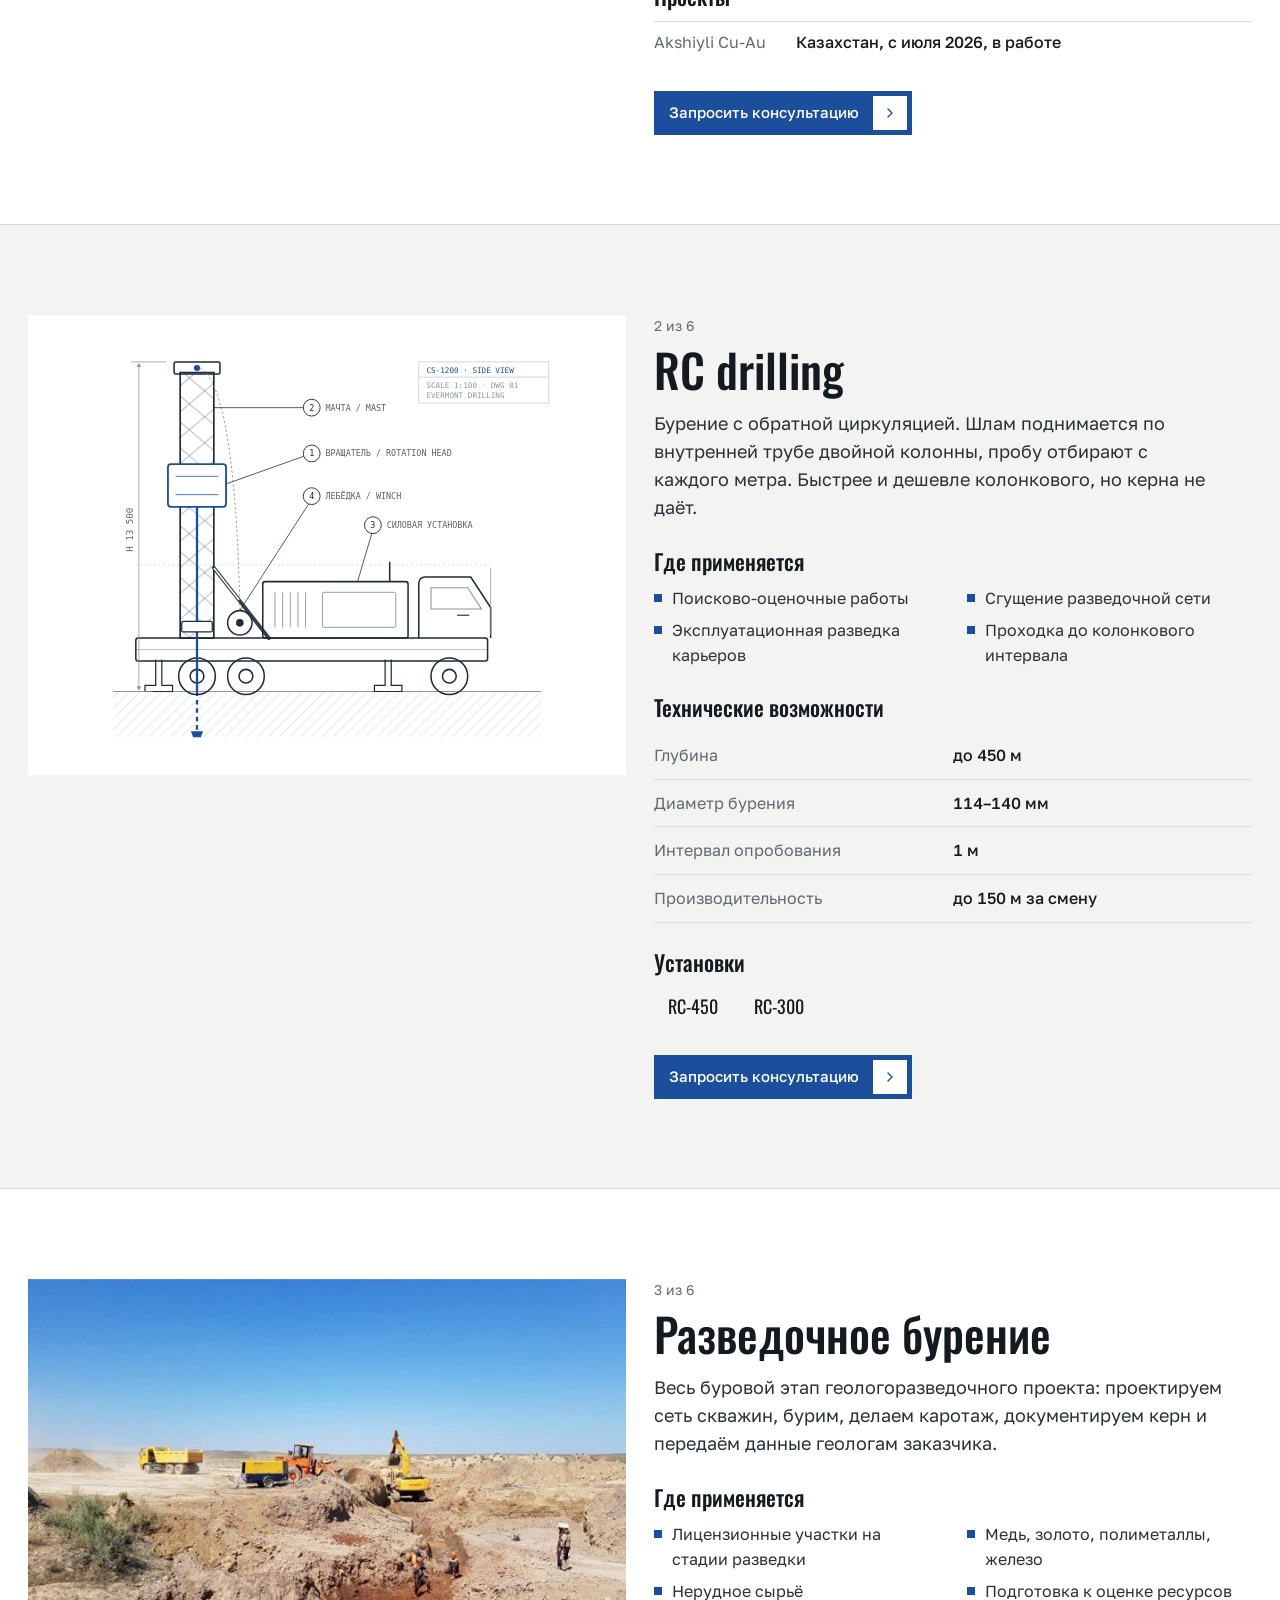
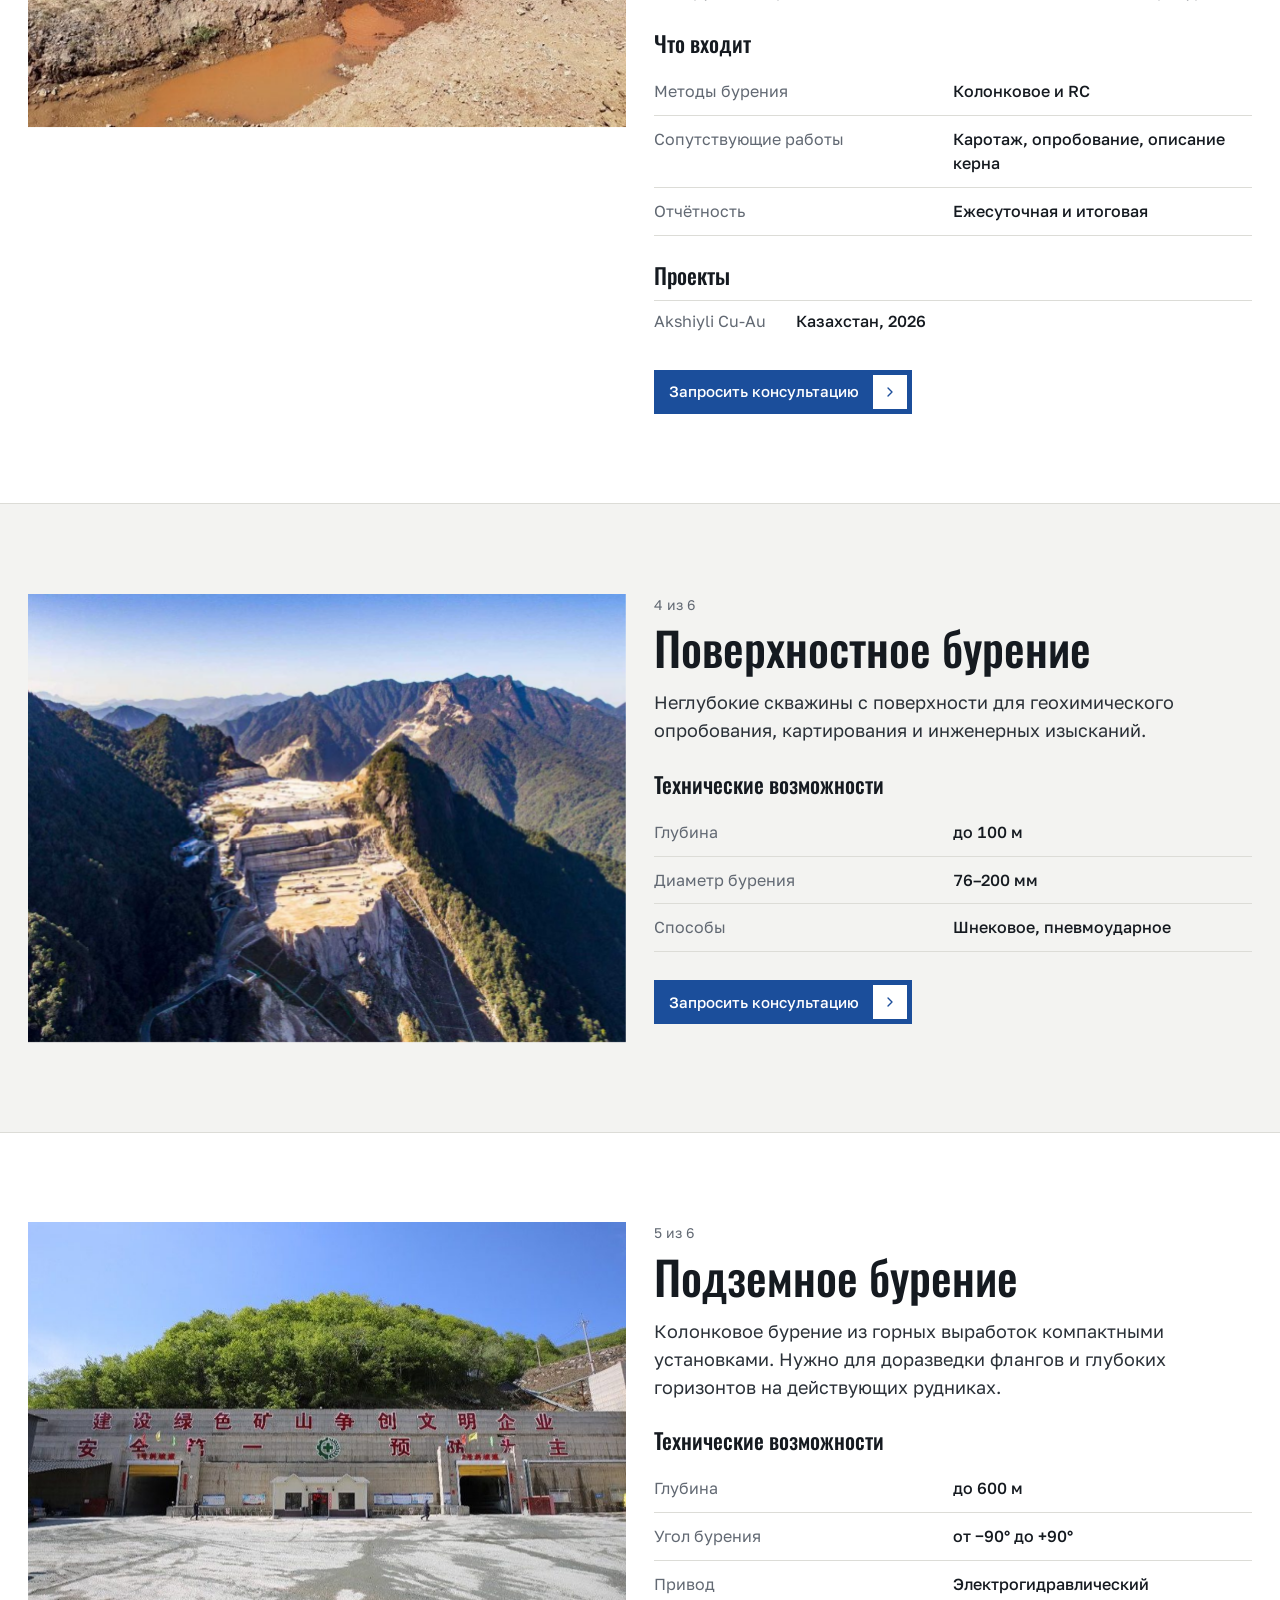
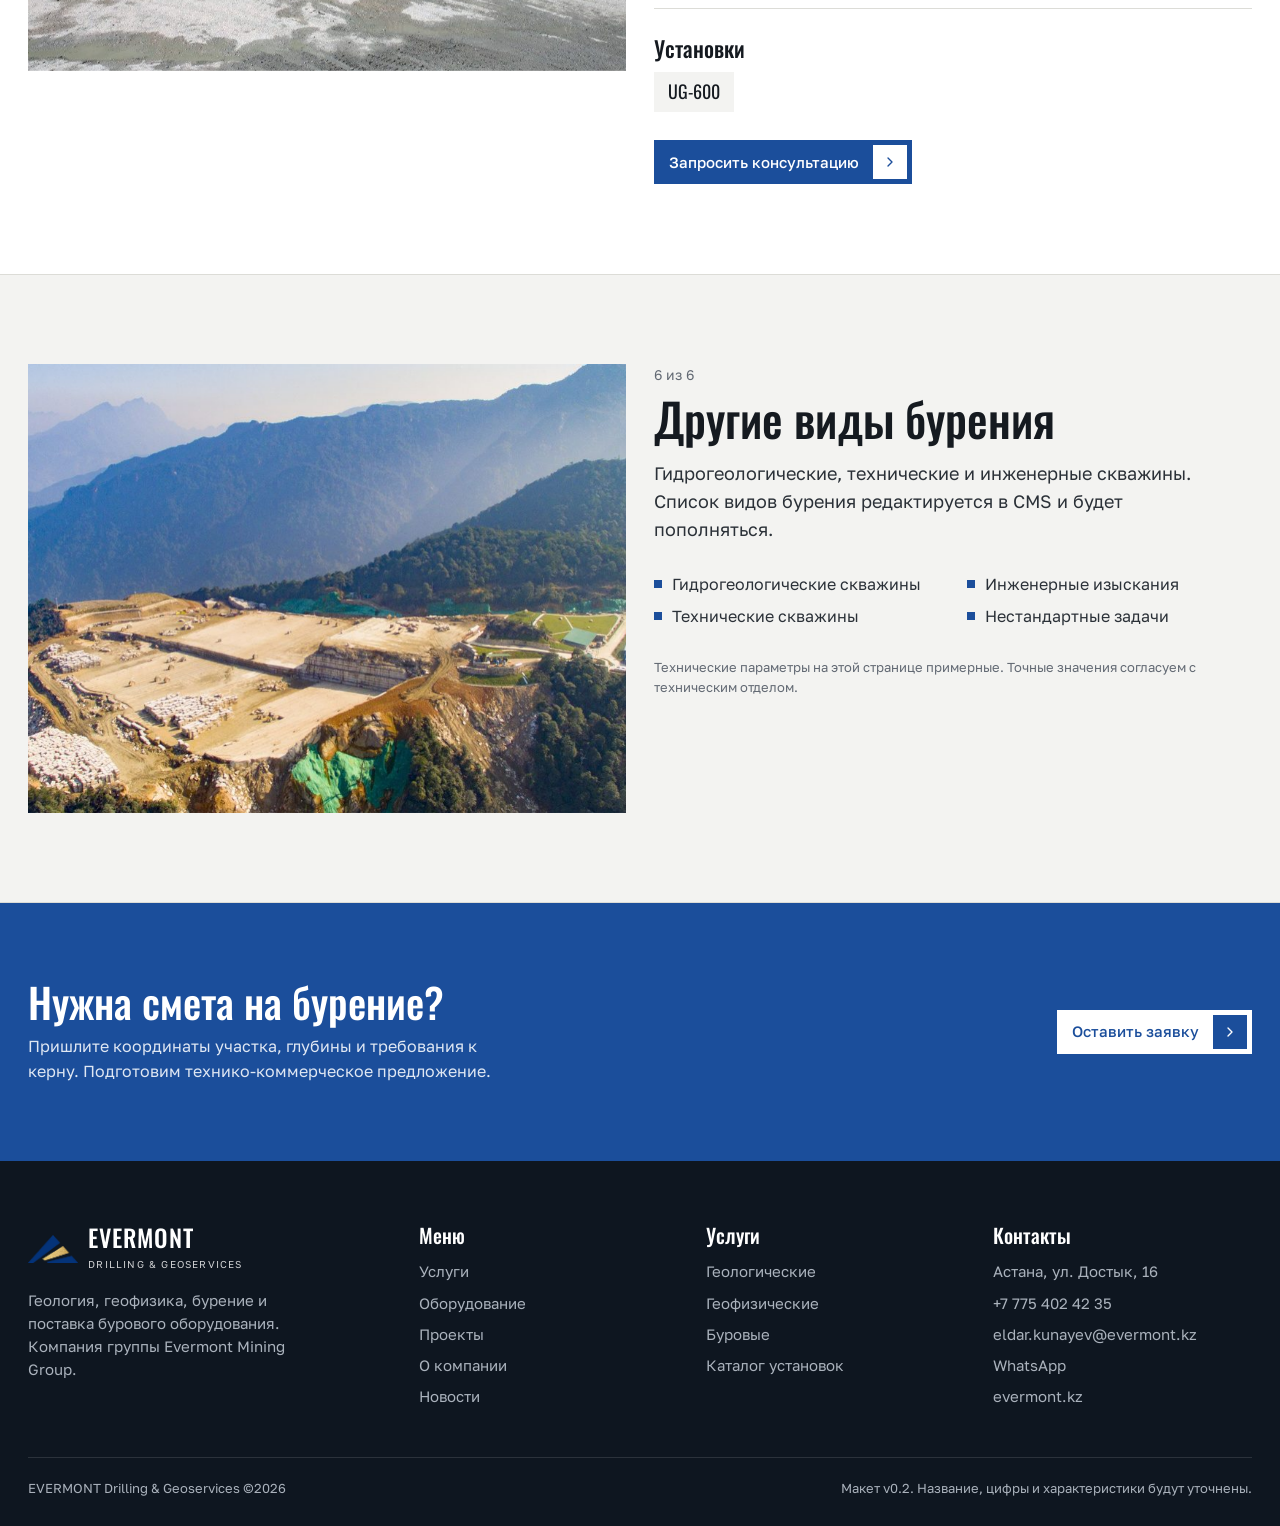
<file: drilling.html>
<!doctype html>
<html lang="ru">
<head>
<meta charset="utf-8">
<meta name="viewport" content="width=device-width, initial-scale=1">
<title>Буровые услуги | EVERMONT Drilling & Geoservices</title>
<meta name="description" content="Колонковое бурение, RC drilling, разведочное, поверхностное и подземное бурение в Казахстане и Центральной Азии.">
<meta name="theme-color" content="#1b4e9b">
<link rel="icon" href="assets/img/logo-evermont.png">
<link rel="preconnect" href="https://fonts.googleapis.com">
<link rel="preconnect" href="https://fonts.gstatic.com" crossorigin>
<link href="https://fonts.googleapis.com/css2?family=Golos+Text:wght@400;500;600&family=Oswald:wght@400;500&display=swap" rel="stylesheet">
<link rel="stylesheet" href="css/style.css?v=2.2">
</head>
<body>
<a class="skip-link" href="#main">К содержимому</a>

<header class="header">
  <div class="header-in">
    <a class="logo" href="index.html" aria-label="EVERMONT Drilling & Geoservices, на главную">
      <img src="assets/img/logo-evermont.png" alt="" width="50" height="32">
      <span><b>EVERMONT</b><small>Drilling &amp; Geoservices</small></span>
    </a>
    <nav class="nav" aria-label="Основное меню">
      <div class="pill">
        <a href="index.html#services" aria-current="page"><span data-i18n="nav.services">Услуги</span><svg class="icon" aria-hidden="true"><use href="#i-chev"/></svg></a>
        <div class="drop"><div class="drop-in">
          <a href="index.html#services">Геологические услуги<small>Сопровождение, керн, отчёты</small></a>
          <a href="index.html#services">Геофизические услуги<small>Каротаж, наземная геофизика, космоснимки</small></a>
          <a href="drilling.html">Буровые услуги<small>Колонковое, RC, разведочное, подземное</small></a>
        </div></div>
      </div>
      <div class="pill">
        <a href="index.html#equipment"><span data-i18n="nav.equipment">Оборудование</span><svg class="icon" aria-hidden="true"><use href="#i-chev"/></svg></a>
        <div class="drop"><div class="drop-in">
          <a href="rig.html#catalog">Буровые установки<small>Модели и характеристики</small></a>
          <a href="index.html#equipment">Буровые инструменты<small>Коронки, PDC, долота, трубы</small></a>
          <a href="index.html#equipment">Комплектующие<small>Насосы, вращатели, лебёдки</small></a>
          <a href="index.html#equipment">Дополнительное оборудование<small>Генераторы, освещение, пульты</small></a>
        </div></div>
      </div>
      <div class="pill"><a href="index.html#projects" data-i18n="nav.projects">Проекты</a></div>
      <div class="pill"><a href="index.html#about" data-i18n="nav.about">О компании</a></div>
      <div class="pill"><a href="index.html#news" data-i18n="nav.news">Новости</a></div>
      <div class="pill"><a href="index.html#contacts" data-i18n="nav.contacts">Контакты</a></div>
    </nav>
    <div class="lang">
      <button class="hbtn lang-btn" type="button" aria-haspopup="true" aria-expanded="false" aria-label="Язык сайта"><span class="lang-current">Ru</span><svg class="icon" style="width:14px;height:14px"><use href="#i-chev"/></svg></button>
      <div class="lang-menu" role="menu">
        <button role="menuitemradio" data-lang="kz">Қазақша <span>Kz</span></button>
        <button role="menuitemradio" data-lang="ru">Русский <span>Ru</span></button>
        <button role="menuitemradio" data-lang="en">English <span>En</span></button>
        <button role="menuitemradio" data-lang="zh">中文 <span>Zh</span></button>
      </div>
    </div>
    <a class="hbtn phone hide-md" href="tel:+77754024235">+7 775 402 42 35</a>
    <a class="hbtn hide-sm" href="https://wa.me/77754024235" target="_blank" rel="noopener" aria-label="WhatsApp"><svg class="icon"><use href="#i-wa"/></svg></a>
    <div class="wechat hide-sm">
      <button class="hbtn wechat-btn" type="button" aria-label="WeChat" aria-expanded="false"><svg class="icon"><use href="#i-wechat"/></svg></button>
      <div class="wechat-pop"><div class="qr" aria-hidden="true"></div>WeChat ID: <b>evermont_kz</b><br><small>QR-код заменим на настоящий</small></div>
    </div>
    <button class="hbtn search-open" type="button" aria-label="Поиск по сайту"><svg class="icon"><use href="#i-search"/></svg></button>
    <a class="btn hide-sm" href="index.html#request"><span data-i18n="cta.request">Оставить заявку</span><span class="box"><svg class="icon"><use href="#i-right"/></svg></span></a>
    <button class="hbtn burger" type="button" aria-label="Меню" aria-expanded="false" aria-controls="mnav"><svg class="icon"><use href="#i-menu"/></svg></button>
  </div>
</header>

<nav class="mnav" id="mnav" aria-label="Мобильное меню">
  <a href="index.html#services" data-i18n="nav.services">Услуги</a>
  <div class="sub"><a href="index.html#services">Геологические услуги</a><a href="index.html#services">Геофизические услуги</a><a href="drilling.html">Буровые услуги</a></div>
  <a href="index.html#equipment" data-i18n="nav.equipment">Оборудование</a>
  <div class="sub"><a href="rig.html#catalog">Буровые установки</a><a href="index.html#equipment">Буровые инструменты</a><a href="index.html#equipment">Комплектующие</a></div>
  <a href="index.html#projects" data-i18n="nav.projects">Проекты</a>
  <a href="index.html#about" data-i18n="nav.about">О компании</a>
  <a href="index.html#news" data-i18n="nav.news">Новости</a>
  <a href="index.html#contacts" data-i18n="nav.contacts">Контакты</a>
  <div class="langs" role="group" aria-label="Язык"><button data-lang="kz">Kz</button><button data-lang="ru">Ru</button><button data-lang="en">En</button><button data-lang="zh">中文</button></div>
  <a href="tel:+77754024235" style="font-family:var(--body);font-size:18px">+7 775 402 42 35</a>
</nav>
<main id="main">

<section class="phero">
  <img src="assets/img/akshiyli-drilling-2026-07-16.jpg" alt="" style="object-position:50% 25%">
  <div class="wrap">
    <div class="copy">
      <nav class="crumbs" aria-label="Навигация"><a href="index.html">Главная</a><span class="sep">/</span><a href="index.html#services">Услуги</a><span class="sep">/</span><span aria-current="page">Буровые услуги</span></nav>
      <h1>Буровые услуги</h1>
      <p>Бурим разведочные и геологоразведочные скважины своими установками и бригадами. Технологию подбираем под геологию участка и требования к керну.</p>
      <div class="hero-ctas">
        <a class="btn" href="index.html?dir=drill#request"><span data-i18n="cta.consult">Запросить консультацию</span><span class="box"><svg class="icon"><use href="#i-right"/></svg></span></a>
        <a class="btn ghost" href="rig.html#catalog"><span>Буровые установки</span><span class="box"><svg class="icon"><use href="#i-right"/></svg></span></a>
      </div>
    </div>
  </div>
</section>

<nav class="tabsbar" aria-label="Виды бурения">
  <div class="wrap">
    <a href="#core">Колонковое</a><a href="#rc">RC drilling</a><a href="#explore">Разведочное</a><a href="#surface">Поверхностное</a><a href="#underground">Подземное</a><a href="#other">Другие виды</a>
  </div>
</nav>

<section class="dtype" id="core">
  <div class="wrap split">
    <div class="media"><img src="assets/img/akshiyli-drilling-2026-07-16.jpg" alt="Колонковое бурение на участке Akshiyli" loading="lazy"></div>
    <div>
      <p class="num">1 из 6</p>
      <h2>Колонковое бурение</h2>
      <p class="intro">Бурение с отбором керна алмазными коронками и съёмными керноприёмниками (wireline). Основной метод, когда нужен керн для оценки запасов.</p>
      <div class="block"><h3>Где применяется</h3><ul class="ticks"><li>Разведка рудных месторождений</li><li>Оценка запасов по KAZRC и JORC</li><li>Инженерно-геологические изыскания</li><li>Наклонные скважины</li></ul></div>
      <div class="block"><h3>Технические возможности</h3>
        <table class="spec"><tr><th>Глубина</th><td>до 1 200 м (NQ)</td></tr><tr><th>Типоразмеры</th><td>BQ, NQ, HQ, PQ</td></tr><tr><th>Диаметр керна</th><td>36,5–85 мм</td></tr><tr><th>Угол бурения</th><td>45–90°</td></tr><tr><th>Выход керна</th><td>от 95 %</td></tr></table>
      </div>
      <div class="block"><h3>Установки</h3><div class="rigs"><a href="rig.html">CS-1200</a><a href="rig.html#catalog">CS-600</a><a href="rig.html#catalog">CS-1500</a></div></div>
      <div class="block"><h3>Проекты</h3><dl class="kv"><div><dt>Akshiyli Cu-Au</dt><dd>Казахстан, с июля 2026, в работе</dd></div></dl></div>
      <a class="btn" href="index.html?dir=drill#request"><span data-i18n="cta.consult">Запросить консультацию</span><span class="box"><svg class="icon"><use href="#i-right"/></svg></span></a>
    </div>
  </div>
</section>

<section class="dtype bg-2" id="rc">
  <div class="wrap split">
    <div class="media bp" style="background:#fff"><img src="assets/rig-blueprint-light.svg" alt="Схема буровой установки" loading="lazy"></div>
    <div>
      <p class="num">2 из 6</p>
      <h2>RC drilling</h2>
      <p class="intro">Бурение с обратной циркуляцией. Шлам поднимается по внутренней трубе двойной колонны, пробу отбирают с каждого метра. Быстрее и дешевле колонкового, но керна не даёт.</p>
      <div class="block"><h3>Где применяется</h3><ul class="ticks"><li>Поисково-оценочные работы</li><li>Сгущение разведочной сети</li><li>Эксплуатационная разведка карьеров</li><li>Проходка до колонкового интервала</li></ul></div>
      <div class="block"><h3>Технические возможности</h3>
        <table class="spec"><tr><th>Глубина</th><td>до 450 м</td></tr><tr><th>Диаметр бурения</th><td>114–140 мм</td></tr><tr><th>Интервал опробования</th><td>1 м</td></tr><tr><th>Производительность</th><td>до 150 м за смену</td></tr></table>
      </div>
      <div class="block"><h3>Установки</h3><div class="rigs"><a href="rig.html#catalog">RC-450</a><a href="rig.html#catalog">RC-300</a></div></div>
      <a class="btn" href="index.html?dir=drill#request"><span data-i18n="cta.consult">Запросить консультацию</span><span class="box"><svg class="icon"><use href="#i-right"/></svg></span></a>
    </div>
  </div>
</section>

<section class="dtype" id="explore">
  <div class="wrap split">
    <div class="media"><img src="assets/img/akshiyli-site-overview.jpg" alt="Разведочные работы на участке" loading="lazy"></div>
    <div>
      <p class="num">3 из 6</p>
      <h2>Разведочное бурение</h2>
      <p class="intro">Весь буровой этап геологоразведочного проекта: проектируем сеть скважин, бурим, делаем каротаж, документируем керн и передаём данные геологам заказчика.</p>
      <div class="block"><h3>Где применяется</h3><ul class="ticks"><li>Лицензионные участки на стадии разведки</li><li>Медь, золото, полиметаллы, железо</li><li>Нерудное сырьё</li><li>Подготовка к оценке ресурсов</li></ul></div>
      <div class="block"><h3>Что входит</h3>
        <table class="spec"><tr><th>Методы бурения</th><td>Колонковое и RC</td></tr><tr><th>Сопутствующие работы</th><td>Каротаж, опробование, описание керна</td></tr><tr><th>Отчётность</th><td>Ежесуточная и итоговая</td></tr></table>
      </div>
      <div class="block"><h3>Проекты</h3><dl class="kv"><div><dt>Akshiyli Cu-Au</dt><dd>Казахстан, 2026</dd></div></dl></div>
      <a class="btn" href="index.html?dir=drill#request"><span data-i18n="cta.consult">Запросить консультацию</span><span class="box"><svg class="icon"><use href="#i-right"/></svg></span></a>
    </div>
  </div>
</section>

<section class="dtype bg-2" id="surface">
  <div class="wrap split">
    <div class="media"><img src="assets/img/hero-quarry-aerial.jpg" alt="Карьер, вид сверху" loading="lazy"></div>
    <div>
      <p class="num">4 из 6</p>
      <h2>Поверхностное бурение</h2>
      <p class="intro">Неглубокие скважины с поверхности для геохимического опробования, картирования и инженерных изысканий.</p>
      <div class="block"><h3>Технические возможности</h3>
        <table class="spec"><tr><th>Глубина</th><td>до 100 м</td></tr><tr><th>Диаметр бурения</th><td>76–200 мм</td></tr><tr><th>Способы</th><td>Шнековое, пневмоударное</td></tr></table>
      </div>
      <a class="btn" href="index.html?dir=drill#request"><span data-i18n="cta.consult">Запросить консультацию</span><span class="box"><svg class="icon"><use href="#i-right"/></svg></span></a>
    </div>
  </div>
</section>

<section class="dtype" id="underground">
  <div class="wrap split">
    <div class="media"><img src="assets/img/benxi-iron-mine-mine-entrance.jpg" alt="Вход в подземный рудник" loading="lazy"></div>
    <div>
      <p class="num">5 из 6</p>
      <h2>Подземное бурение</h2>
      <p class="intro">Колонковое бурение из горных выработок компактными установками. Нужно для доразведки флангов и глубоких горизонтов на действующих рудниках.</p>
      <div class="block"><h3>Технические возможности</h3>
        <table class="spec"><tr><th>Глубина</th><td>до 600 м</td></tr><tr><th>Угол бурения</th><td>от −90° до +90°</td></tr><tr><th>Привод</th><td>Электрогидравлический</td></tr></table>
      </div>
      <div class="block"><h3>Установки</h3><div class="rigs"><a href="rig.html#catalog">UG-600</a></div></div>
      <a class="btn" href="index.html?dir=drill#request"><span data-i18n="cta.consult">Запросить консультацию</span><span class="box"><svg class="icon"><use href="#i-right"/></svg></span></a>
    </div>
  </div>
</section>

<section class="dtype bg-2" id="other">
  <div class="wrap split">
    <div class="media"><img src="assets/img/dexing-granite-quarry-aerial-view.jpg" alt="" loading="lazy"></div>
    <div>
      <p class="num">6 из 6</p>
      <h2>Другие виды бурения</h2>
      <p class="intro">Гидрогеологические, технические и инженерные скважины. Список видов бурения редактируется в CMS и будет пополняться.</p>
      <div class="block"><ul class="ticks"><li>Гидрогеологические скважины</li><li>Инженерные изыскания</li><li>Технические скважины</li><li>Нестандартные задачи</li></ul></div>
      <p class="note">Технические параметры на этой странице примерные. Точные значения согласуем с техническим отделом.</p>
    </div>
  </div>
</section>

<section class="band">
  <div class="wrap">
    <div><h2>Нужна смета на бурение?</h2><p>Пришлите координаты участка, глубины и требования к керну. Подготовим технико-коммерческое предложение.</p></div>
    <a class="btn" href="index.html?dir=drill#request"><span data-i18n="cta.request">Оставить заявку</span><span class="box"><svg class="icon"><use href="#i-right"/></svg></span></a>
  </div>
</section>

</main>
<footer class="footer">
  <div class="wrap">
    <div class="f-grid">
      <div>
        <a class="logo" href="index.html"><img src="assets/img/logo-evermont.png" alt="" width="50" height="32"><span><b>EVERMONT</b><small>Drilling &amp; Geoservices</small></span></a>
        <p style="max-width:34ch">Геология, геофизика, бурение и поставка бурового оборудования. Компания группы Evermont Mining Group.</p>
      </div>
      <div><h4>Меню</h4><ul><li><a href="index.html#services">Услуги</a></li><li><a href="index.html#equipment">Оборудование</a></li><li><a href="index.html#projects">Проекты</a></li><li><a href="index.html#about">О компании</a></li><li><a href="index.html#news">Новости</a></li></ul></div>
      <div><h4>Услуги</h4><ul><li><a href="index.html#services">Геологические</a></li><li><a href="index.html#services">Геофизические</a></li><li><a href="drilling.html">Буровые</a></li><li><a href="rig.html#catalog">Каталог установок</a></li></ul></div>
      <div><h4>Контакты</h4><ul><li>Астана, ул. Достык, 16</li><li><a href="tel:+77754024235">+7 775 402 42 35</a></li><li><a href="mailto:eldar.kunayev@evermont.kz">eldar.kunayev@evermont.kz</a></li><li><a href="https://wa.me/77754024235" target="_blank" rel="noopener">WhatsApp</a></li><li><a href="https://evermont.kz/" target="_blank" rel="noopener">evermont.kz</a></li></ul></div>
    </div>
    <div class="f-bottom"><span>EVERMONT Drilling &amp; Geoservices ©2026</span><span>Макет v0.2. Название, цифры и характеристики будут уточнены.</span></div>
  </div>
</footer>

<div class="mbar">
  <a href="tel:+77754024235"><svg class="icon"><use href="#i-phone"/></svg><span data-i18n="mob.call">Позвонить</span></a>
  <a href="https://wa.me/77754024235" target="_blank" rel="noopener"><svg class="icon"><use href="#i-wa"/></svg>WhatsApp</a>
  <a class="cta" href="index.html#request" data-i18n="cta.request">Оставить заявку</a>
</div>

<div class="search" role="dialog" aria-modal="true" aria-label="Поиск по сайту">
  <div class="search-box">
    <div class="search-in"><svg class="icon"><use href="#i-search"/></svg><input type="search" data-i18n-ph="search.ph" placeholder="Поиск по сайту" aria-label="Поиск"><button class="x" type="button" aria-label="Закрыть"><svg class="icon"><use href="#i-close"/></svg></button></div>
    <div class="results"></div>
  </div>
</div>
<script src="js/main.js?v=2.2"></script>
</body>
</html>
</file>
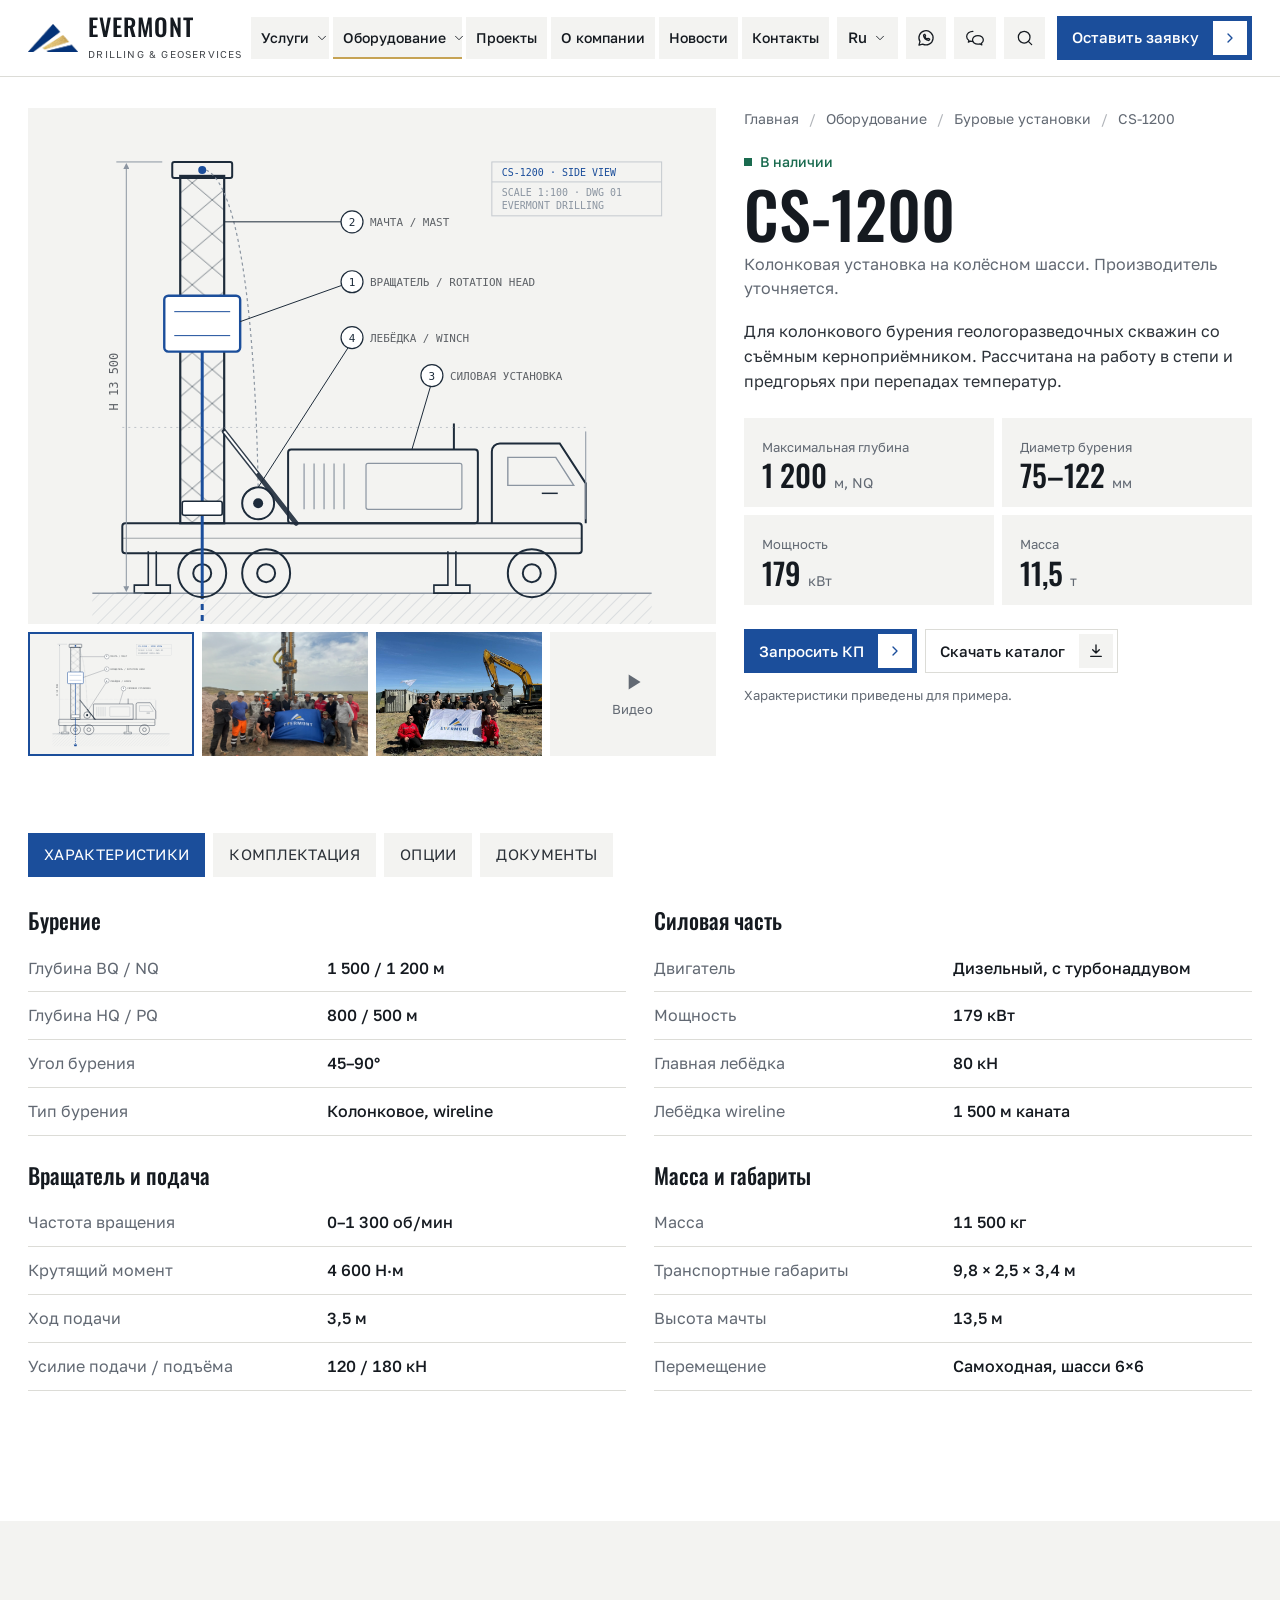
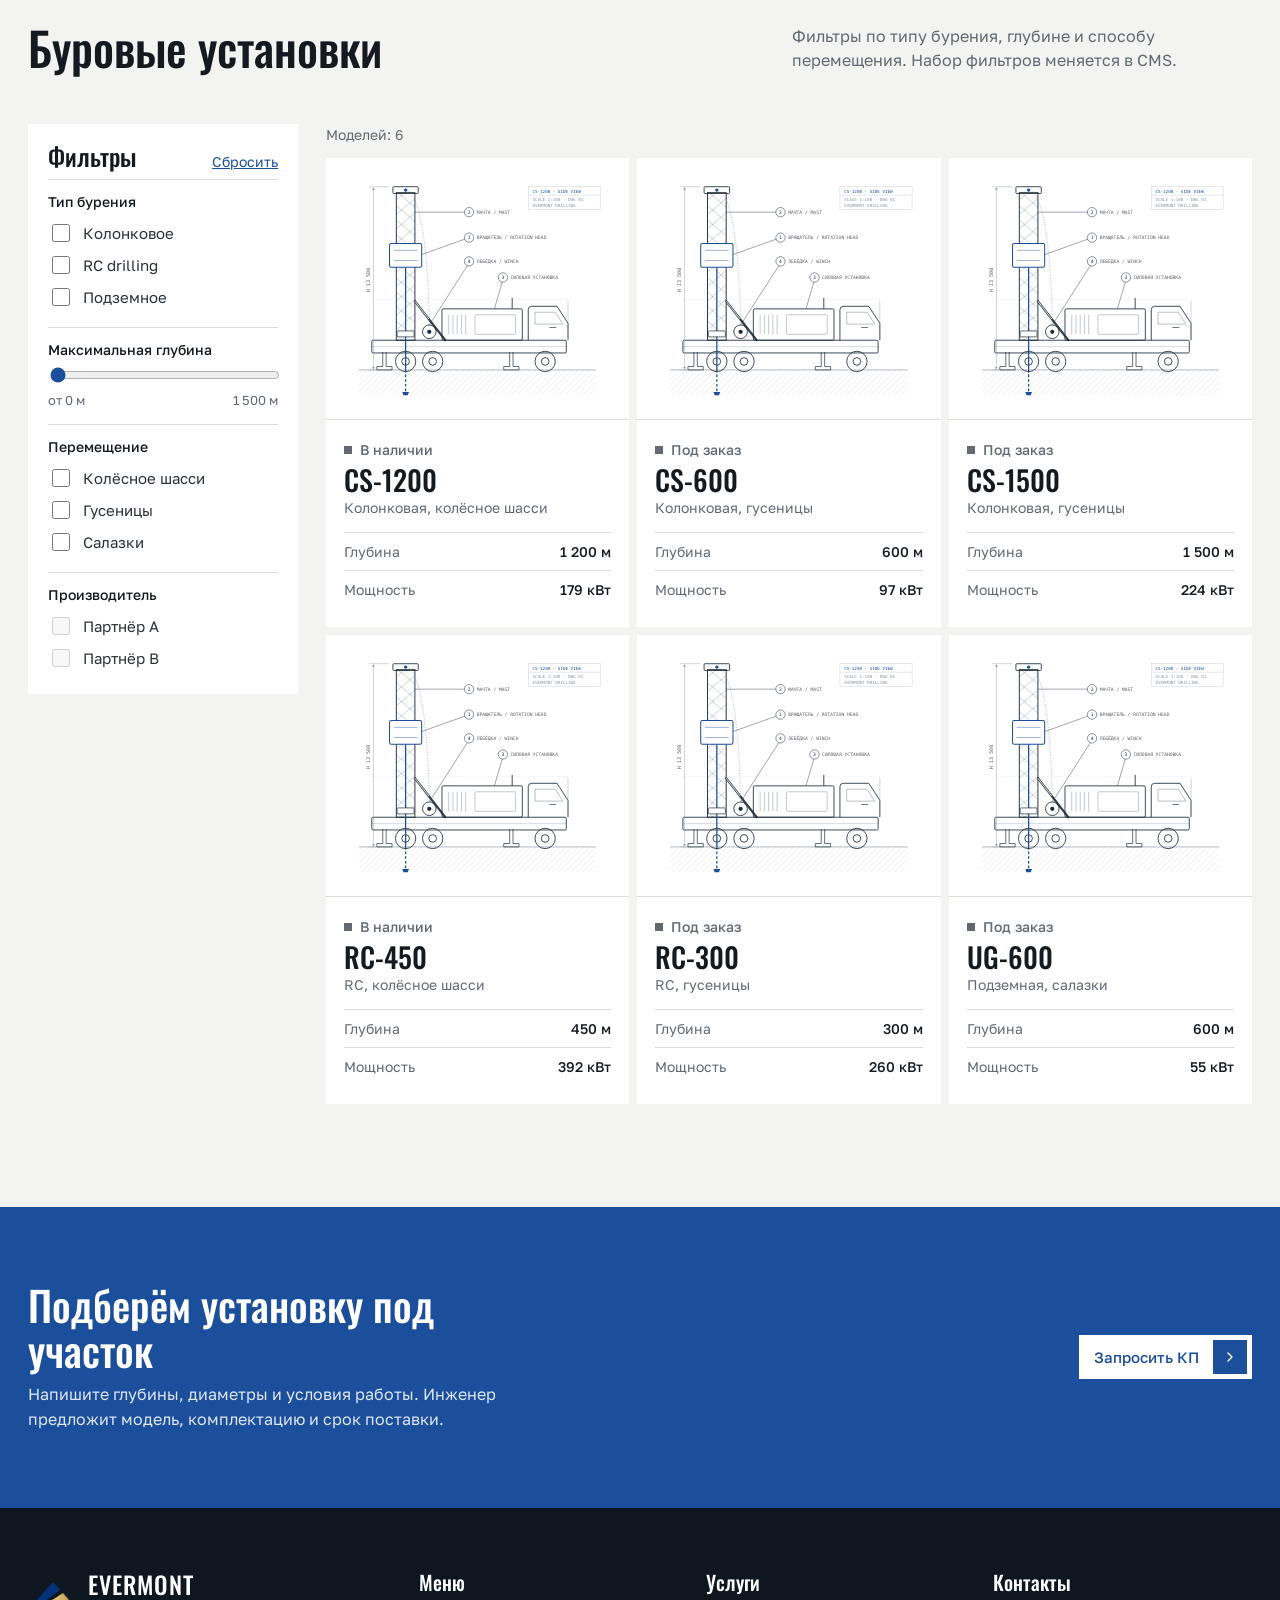
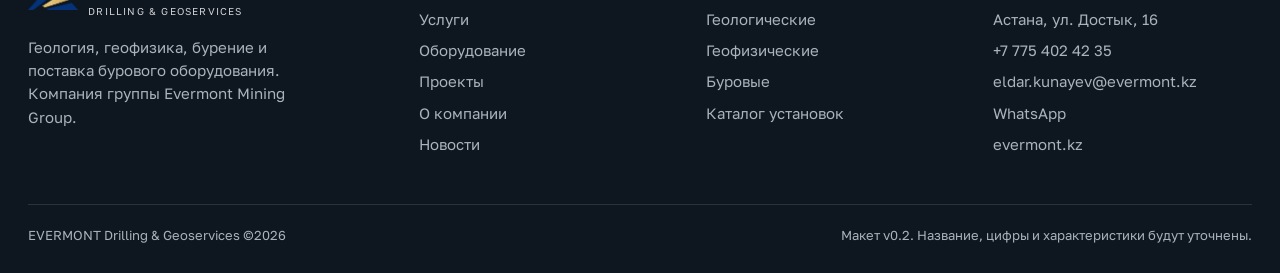
<file: rig.html>
<!doctype html>
<html lang="ru">
<head>
<meta charset="utf-8">
<meta name="viewport" content="width=device-width, initial-scale=1">
<title>Буровая установка CS-1200 | EVERMONT Drilling & Geoservices</title>
<meta name="description" content="Колонковая буровая установка CS-1200: глубина до 1 200 м, характеристики, комплектация, каталог в PDF. Запросить коммерческое предложение.">
<meta name="theme-color" content="#1b4e9b">
<link rel="icon" href="assets/img/logo-evermont.png">
<link rel="preconnect" href="https://fonts.googleapis.com">
<link rel="preconnect" href="https://fonts.gstatic.com" crossorigin>
<link href="https://fonts.googleapis.com/css2?family=Golos+Text:wght@400;500;600&family=Oswald:wght@400;500&display=swap" rel="stylesheet">
<link rel="stylesheet" href="css/style.css?v=2.2">
</head>
<body>
<a class="skip-link" href="#main">К содержимому</a>

<header class="header solid">
  <div class="header-in">
    <a class="logo" href="index.html" aria-label="EVERMONT Drilling & Geoservices, на главную">
      <img src="assets/img/logo-evermont.png" alt="" width="50" height="32">
      <span><b>EVERMONT</b><small>Drilling &amp; Geoservices</small></span>
    </a>
    <nav class="nav" aria-label="Основное меню">
      <div class="pill">
        <a href="index.html#services"><span data-i18n="nav.services">Услуги</span><svg class="icon" aria-hidden="true"><use href="#i-chev"/></svg></a>
        <div class="drop"><div class="drop-in">
          <a href="index.html#services">Геологические услуги<small>Сопровождение, керн, отчёты</small></a>
          <a href="index.html#services">Геофизические услуги<small>Каротаж, наземная геофизика, космоснимки</small></a>
          <a href="drilling.html">Буровые услуги<small>Колонковое, RC, разведочное, подземное</small></a>
        </div></div>
      </div>
      <div class="pill">
        <a href="index.html#equipment" aria-current="page"><span data-i18n="nav.equipment">Оборудование</span><svg class="icon" aria-hidden="true"><use href="#i-chev"/></svg></a>
        <div class="drop"><div class="drop-in">
          <a href="rig.html#catalog">Буровые установки<small>Модели и характеристики</small></a>
          <a href="index.html#equipment">Буровые инструменты<small>Коронки, PDC, долота, трубы</small></a>
          <a href="index.html#equipment">Комплектующие<small>Насосы, вращатели, лебёдки</small></a>
          <a href="index.html#equipment">Дополнительное оборудование<small>Генераторы, освещение, пульты</small></a>
        </div></div>
      </div>
      <div class="pill"><a href="index.html#projects" data-i18n="nav.projects">Проекты</a></div>
      <div class="pill"><a href="index.html#about" data-i18n="nav.about">О компании</a></div>
      <div class="pill"><a href="index.html#news" data-i18n="nav.news">Новости</a></div>
      <div class="pill"><a href="index.html#contacts" data-i18n="nav.contacts">Контакты</a></div>
    </nav>
    <div class="lang">
      <button class="hbtn lang-btn" type="button" aria-haspopup="true" aria-expanded="false" aria-label="Язык сайта"><span class="lang-current">Ru</span><svg class="icon" style="width:14px;height:14px"><use href="#i-chev"/></svg></button>
      <div class="lang-menu" role="menu">
        <button role="menuitemradio" data-lang="kz">Қазақша <span>Kz</span></button>
        <button role="menuitemradio" data-lang="ru">Русский <span>Ru</span></button>
        <button role="menuitemradio" data-lang="en">English <span>En</span></button>
        <button role="menuitemradio" data-lang="zh">中文 <span>Zh</span></button>
      </div>
    </div>
    <a class="hbtn phone hide-md" href="tel:+77754024235">+7 775 402 42 35</a>
    <a class="hbtn hide-sm" href="https://wa.me/77754024235" target="_blank" rel="noopener" aria-label="WhatsApp"><svg class="icon"><use href="#i-wa"/></svg></a>
    <div class="wechat hide-sm">
      <button class="hbtn wechat-btn" type="button" aria-label="WeChat" aria-expanded="false"><svg class="icon"><use href="#i-wechat"/></svg></button>
      <div class="wechat-pop"><div class="qr" aria-hidden="true"></div>WeChat ID: <b>evermont_kz</b><br><small>QR-код заменим на настоящий</small></div>
    </div>
    <button class="hbtn search-open" type="button" aria-label="Поиск по сайту"><svg class="icon"><use href="#i-search"/></svg></button>
    <a class="btn hide-sm" href="index.html#request"><span data-i18n="cta.request">Оставить заявку</span><span class="box"><svg class="icon"><use href="#i-right"/></svg></span></a>
    <button class="hbtn burger" type="button" aria-label="Меню" aria-expanded="false" aria-controls="mnav"><svg class="icon"><use href="#i-menu"/></svg></button>
  </div>
</header>

<nav class="mnav" id="mnav" aria-label="Мобильное меню">
  <a href="index.html#services" data-i18n="nav.services">Услуги</a>
  <div class="sub"><a href="index.html#services">Геологические услуги</a><a href="index.html#services">Геофизические услуги</a><a href="drilling.html">Буровые услуги</a></div>
  <a href="index.html#equipment" data-i18n="nav.equipment">Оборудование</a>
  <div class="sub"><a href="rig.html#catalog">Буровые установки</a><a href="index.html#equipment">Буровые инструменты</a><a href="index.html#equipment">Комплектующие</a></div>
  <a href="index.html#projects" data-i18n="nav.projects">Проекты</a>
  <a href="index.html#about" data-i18n="nav.about">О компании</a>
  <a href="index.html#news" data-i18n="nav.news">Новости</a>
  <a href="index.html#contacts" data-i18n="nav.contacts">Контакты</a>
  <div class="langs" role="group" aria-label="Язык"><button data-lang="kz">Kz</button><button data-lang="ru">Ru</button><button data-lang="en">En</button><button data-lang="zh">中文</button></div>
  <a href="tel:+77754024235" style="font-family:var(--body);font-size:18px">+7 775 402 42 35</a>
</nav>
<main id="main">

<section class="wrap rig-top">
  <div>
    <div class="g-main"><img class="contain" src="assets/rig-blueprint-light.svg" alt="Схема установки CS-1200" width="640" height="540"></div>
    <div class="thumbs" role="group" aria-label="Галерея">
      <button type="button" aria-pressed="true" data-src="assets/rig-blueprint-light.svg" data-contain data-alt="Схема установки CS-1200" aria-label="Схема"><img class="contain" src="assets/rig-blueprint-light.svg" alt=""></button>
      <button type="button" aria-pressed="false" data-src="assets/img/akshiyli-drilling-2026-07-16.jpg" data-alt="Установка на участке Akshiyli" aria-label="Фото на объекте"><img src="assets/img/akshiyli-drilling-2026-07-16.jpg" alt=""></button>
      <button type="button" aria-pressed="false" data-src="assets/img/akshiyli-team-visit.jpg" data-alt="Площадка проекта" aria-label="Фото площадки"><img src="assets/img/akshiyli-team-visit.jpg" alt=""></button>
      <button type="button" aria-pressed="false" data-src="assets/img/akshiyli-site-overview.jpg" data-alt="Участок работ" aria-label="Видео"><span class="vid"><svg class="icon" style="width:26px;height:26px;fill:currentColor;stroke:none"><use href="#i-play"/></svg>Видео</span></button>
    </div>
  </div>
  <div class="rig-info">
    <nav class="crumbs" aria-label="Навигация"><a href="index.html">Главная</a><span class="sep">/</span><a href="index.html#equipment">Оборудование</a><span class="sep">/</span><a href="#catalog">Буровые установки</a><span class="sep">/</span><span aria-current="page">CS-1200</span></nav>
    <span class="stock">В наличии</span>
    <h1>CS-1200</h1>
    <p class="type">Колонковая установка на колёсном шасси. Производитель уточняется.</p>
    <p>Для колонкового бурения геологоразведочных скважин со съёмным керноприёмником. Рассчитана на работу в степи и предгорьях при перепадах температур.</p>
    <div class="keys">
      <div><span>Максимальная глубина</span><b>1 200 <small>м, NQ</small></b></div>
      <div><span>Диаметр бурения</span><b>75–122 <small>мм</small></b></div>
      <div><span>Мощность</span><b>179 <small>кВт</small></b></div>
      <div><span>Масса</span><b>11,5 <small>т</small></b></div>
    </div>
    <div class="rig-acts">
      <a class="btn" href="index.html?dir=equip#request"><span data-i18n="cta.kp">Запросить КП</span><span class="box"><svg class="icon"><use href="#i-right"/></svg></span></a>
      <a class="btn line" href="#" data-demo="PDF в макете не подключён"><span data-i18n="cta.pdf">Скачать каталог</span><span class="box"><svg class="icon"><use href="#i-download"/></svg></span></a>
    </div>
    <p class="note">Характеристики приведены для примера.</p>
  </div>
</section>

<section class="section" style="padding-top:0">
  <div class="wrap">
    <div class="tabs" role="tablist" aria-label="О модели">
      <button role="tab" id="t1" aria-selected="true" aria-controls="p1">Характеристики</button>
      <button role="tab" id="t2" aria-selected="false" aria-controls="p2" tabindex="-1">Комплектация</button>
      <button role="tab" id="t3" aria-selected="false" aria-controls="p3" tabindex="-1">Опции</button>
      <button role="tab" id="t4" aria-selected="false" aria-controls="p4" tabindex="-1">Документы</button>
    </div>
    <div class="panel" id="p1" role="tabpanel" aria-labelledby="t1">
      <div class="split">
        <div>
          <div class="block"><h3>Бурение</h3><table class="spec"><tr><th>Глубина BQ / NQ</th><td>1 500 / 1 200 м</td></tr><tr><th>Глубина HQ / PQ</th><td>800 / 500 м</td></tr><tr><th>Угол бурения</th><td>45–90°</td></tr><tr><th>Тип бурения</th><td>Колонковое, wireline</td></tr></table></div>
          <div class="block"><h3>Вращатель и подача</h3><table class="spec"><tr><th>Частота вращения</th><td>0–1 300 об/мин</td></tr><tr><th>Крутящий момент</th><td>4 600 Н·м</td></tr><tr><th>Ход подачи</th><td>3,5 м</td></tr><tr><th>Усилие подачи / подъёма</th><td>120 / 180 кН</td></tr></table></div>
        </div>
        <div>
          <div class="block"><h3>Силовая часть</h3><table class="spec"><tr><th>Двигатель</th><td>Дизельный, с турбонаддувом</td></tr><tr><th>Мощность</th><td>179 кВт</td></tr><tr><th>Главная лебёдка</th><td>80 кН</td></tr><tr><th>Лебёдка wireline</th><td>1 500 м каната</td></tr></table></div>
          <div class="block"><h3>Масса и габариты</h3><table class="spec"><tr><th>Масса</th><td>11 500 кг</td></tr><tr><th>Транспортные габариты</th><td>9,8 × 2,5 × 3,4 м</td></tr><tr><th>Высота мачты</th><td>13,5 м</td></tr><tr><th>Перемещение</th><td>Самоходная, шасси 6×6</td></tr></table></div>
        </div>
      </div>
    </div>
    <div class="panel" id="p2" role="tabpanel" aria-labelledby="t2" hidden>
      <ul class="opts">
        <li><b>Мачта 13,5 м</b><span>Гидроподъём, угол 45–90°</span></li>
        <li><b>Вращатель</b><span>Гидропривод, плавная регулировка оборотов</span></li>
        <li><b>Буровой насос</b><span>Подача промывочной жидкости</span></li>
        <li><b>Держатель штанг</b><span>Гидравлический зажим и ключи</span></li>
        <li><b>Пульт управления</b><span>Манометры, аварийная остановка</span></li>
        <li><b>Документация</b><span>Паспорт и руководство на русском, английском и китайском</span></li>
      </ul>
    </div>
    <div class="panel" id="p3" role="tabpanel" aria-labelledby="t3" hidden>
      <ul class="opts">
        <li><b>Мачта освещения</b><span>Для ночной смены</span></li>
        <li><b>Ограждение вращателя</b><span>С блокировкой при открытии</span></li>
        <li><b>Телеметрия</b><span>Параметры бурения онлайн</span></li>
        <li><b>Гусеничное шасси</b><span>Вместо колёсного</span></li>
      </ul>
    </div>
    <div class="panel" id="p4" role="tabpanel" aria-labelledby="t4" hidden>
      <div class="docs">
        <div class="doc"><div class="sheet" aria-hidden="true"><i></i><i></i><i></i><i></i><i></i><span class="pdf">PDF</span></div><h4>Каталог CS-1200</h4><small>RU, EN, 中文</small><div class="acts"><a href="#" data-demo="Демо"><svg class="icon"><use href="#i-eye"/></svg>Открыть</a><a href="#" data-demo="Демо"><svg class="icon"><use href="#i-download"/></svg>PDF</a></div></div>
        <div class="doc"><div class="sheet" aria-hidden="true"><i></i><i></i><i></i><i></i><i></i><span class="pdf">PDF</span><span class="stamp">CE</span></div><h4>Сертификат соответствия</h4><small>Документ производителя</small><div class="acts"><a href="#" data-demo="Демо"><svg class="icon"><use href="#i-eye"/></svg>Открыть</a><a href="#" data-demo="Демо"><svg class="icon"><use href="#i-download"/></svg>PDF</a></div></div>
      </div>
    </div>
  </div>
</section>

<section class="section bg-2" id="catalog">
  <div class="wrap">
    <div class="s-head"><h2 class="h2">Буровые установки</h2><p style="color:var(--muted);max-width:46ch">Фильтры по типу бурения, глубине и способу перемещения. Набор фильтров меняется в CMS.</p></div>
    <div class="catalog">
      <div>
        <button class="btn line plain ftoggle" type="button" aria-expanded="false">Фильтры</button>
        <aside class="filters" aria-label="Фильтры">
          <div class="fh"><h3>Фильтры</h3><button class="f-reset" type="button">Сбросить</button></div>
          <div class="fg"><h4>Тип бурения</h4><label><input type="checkbox" name="ftype" value="core">Колонковое</label><label><input type="checkbox" name="ftype" value="rc">RC drilling</label><label><input type="checkbox" name="ftype" value="ug">Подземное</label></div>
          <div class="fg"><h4>Максимальная глубина</h4><input id="f-depth" type="range" min="0" max="1500" step="100" value="0" aria-label="Глубина не меньше"><div class="rv"><span id="f-depth-val">от 0 м</span><span>1 500 м</span></div></div>
          <div class="fg"><h4>Перемещение</h4><label><input type="checkbox" name="fmove" value="wheel">Колёсное шасси</label><label><input type="checkbox" name="fmove" value="crawler">Гусеницы</label><label><input type="checkbox" name="fmove" value="skid">Салазки</label></div>
          <div class="fg" style="padding-bottom:0"><h4>Производитель</h4><label><input type="checkbox" disabled>Партнёр A</label><label><input type="checkbox" disabled>Партнёр B</label></div>
        </aside>
      </div>
      <div>
        <p class="count" aria-live="polite"></p>
        <div class="models">
          <a class="model" href="rig.html" data-type="core" data-move="wheel" data-depth="1200"><div class="ph"><img src="assets/rig-blueprint-light.svg" alt="" loading="lazy"></div><div class="bd"><span class="stock">В наличии</span><h3>CS-1200</h3><span>Колонковая, колёсное шасси</span><dl class="kv"><div><dt>Глубина</dt><dd>1 200 м</dd></div><div><dt>Мощность</dt><dd>179 кВт</dd></div></dl></div></a>
          <a class="model" href="rig.html" data-type="core" data-move="crawler" data-depth="600"><div class="ph"><img src="assets/rig-blueprint-light.svg" alt="" loading="lazy"></div><div class="bd"><span class="stock order">Под заказ</span><h3>CS-600</h3><span>Колонковая, гусеницы</span><dl class="kv"><div><dt>Глубина</dt><dd>600 м</dd></div><div><dt>Мощность</dt><dd>97 кВт</dd></div></dl></div></a>
          <a class="model" href="rig.html" data-type="core" data-move="crawler" data-depth="1500"><div class="ph"><img src="assets/rig-blueprint-light.svg" alt="" loading="lazy"></div><div class="bd"><span class="stock order">Под заказ</span><h3>CS-1500</h3><span>Колонковая, гусеницы</span><dl class="kv"><div><dt>Глубина</dt><dd>1 500 м</dd></div><div><dt>Мощность</dt><dd>224 кВт</dd></div></dl></div></a>
          <a class="model" href="rig.html" data-type="rc" data-move="wheel" data-depth="450"><div class="ph"><img src="assets/rig-blueprint-light.svg" alt="" loading="lazy"></div><div class="bd"><span class="stock">В наличии</span><h3>RC-450</h3><span>RC, колёсное шасси</span><dl class="kv"><div><dt>Глубина</dt><dd>450 м</dd></div><div><dt>Мощность</dt><dd>392 кВт</dd></div></dl></div></a>
          <a class="model" href="rig.html" data-type="rc" data-move="crawler" data-depth="300"><div class="ph"><img src="assets/rig-blueprint-light.svg" alt="" loading="lazy"></div><div class="bd"><span class="stock order">Под заказ</span><h3>RC-300</h3><span>RC, гусеницы</span><dl class="kv"><div><dt>Глубина</dt><dd>300 м</dd></div><div><dt>Мощность</dt><dd>260 кВт</dd></div></dl></div></a>
          <a class="model" href="rig.html" data-type="ug" data-move="skid" data-depth="600"><div class="ph"><img src="assets/rig-blueprint-light.svg" alt="" loading="lazy"></div><div class="bd"><span class="stock order">Под заказ</span><h3>UG-600</h3><span>Подземная, салазки</span><dl class="kv"><div><dt>Глубина</dt><dd>600 м</dd></div><div><dt>Мощность</dt><dd>55 кВт</dd></div></dl></div></a>
        </div>
      </div>
    </div>
  </div>
</section>

<section class="band">
  <div class="wrap">
    <div><h2>Подберём установку под участок</h2><p>Напишите глубины, диаметры и условия работы. Инженер предложит модель, комплектацию и срок поставки.</p></div>
    <a class="btn" href="index.html?dir=equip#request"><span data-i18n="cta.kp">Запросить КП</span><span class="box"><svg class="icon"><use href="#i-right"/></svg></span></a>
  </div>
</section>

</main>
<footer class="footer">
  <div class="wrap">
    <div class="f-grid">
      <div>
        <a class="logo" href="index.html"><img src="assets/img/logo-evermont.png" alt="" width="50" height="32"><span><b>EVERMONT</b><small>Drilling &amp; Geoservices</small></span></a>
        <p style="max-width:34ch">Геология, геофизика, бурение и поставка бурового оборудования. Компания группы Evermont Mining Group.</p>
      </div>
      <div><h4>Меню</h4><ul><li><a href="index.html#services">Услуги</a></li><li><a href="index.html#equipment">Оборудование</a></li><li><a href="index.html#projects">Проекты</a></li><li><a href="index.html#about">О компании</a></li><li><a href="index.html#news">Новости</a></li></ul></div>
      <div><h4>Услуги</h4><ul><li><a href="index.html#services">Геологические</a></li><li><a href="index.html#services">Геофизические</a></li><li><a href="drilling.html">Буровые</a></li><li><a href="rig.html#catalog">Каталог установок</a></li></ul></div>
      <div><h4>Контакты</h4><ul><li>Астана, ул. Достык, 16</li><li><a href="tel:+77754024235">+7 775 402 42 35</a></li><li><a href="mailto:eldar.kunayev@evermont.kz">eldar.kunayev@evermont.kz</a></li><li><a href="https://wa.me/77754024235" target="_blank" rel="noopener">WhatsApp</a></li><li><a href="https://evermont.kz/" target="_blank" rel="noopener">evermont.kz</a></li></ul></div>
    </div>
    <div class="f-bottom"><span>EVERMONT Drilling &amp; Geoservices ©2026</span><span>Макет v0.2. Название, цифры и характеристики будут уточнены.</span></div>
  </div>
</footer>

<div class="mbar">
  <a href="tel:+77754024235"><svg class="icon"><use href="#i-phone"/></svg><span data-i18n="mob.call">Позвонить</span></a>
  <a href="https://wa.me/77754024235" target="_blank" rel="noopener"><svg class="icon"><use href="#i-wa"/></svg>WhatsApp</a>
  <a class="cta" href="index.html#request" data-i18n="cta.request">Оставить заявку</a>
</div>

<div class="search" role="dialog" aria-modal="true" aria-label="Поиск по сайту">
  <div class="search-box">
    <div class="search-in"><svg class="icon"><use href="#i-search"/></svg><input type="search" data-i18n-ph="search.ph" placeholder="Поиск по сайту" aria-label="Поиск"><button class="x" type="button" aria-label="Закрыть"><svg class="icon"><use href="#i-close"/></svg></button></div>
    <div class="results"></div>
  </div>
</div>
<script src="js/main.js?v=2.2"></script>
</body>
</html>
</file>
<file: css/style.css>
/* EVERMONT Drilling & Geoservices — макет v2 */
:root{
  --white:#fff;
  --bg-2:#f3f3f1;
  --bg-3:#e9e9e5;
  --ink:#151a20;
  --text:#2b3138;
  --muted:#626973;
  --line:#dcdcd7;
  --blue:#1b4e9b;
  --blue-2:#163f7e;
  --gold:#c6a354;
  --dark:#0e1620;
  --ok:#1a6b4f;
  --err:#b23a26;

  --head:"Oswald","Arial Narrow",sans-serif;
  --body:"Golos Text","Noto Sans SC","Microsoft YaHei",Arial,sans-serif;

  --g:clamp(16px,2.2vw,32px);         /* внешний отступ страницы */
  --gap:8px;                          /* межплиточный зазор */
  --header-h:76px;
  --ease:cubic-bezier(.22,.61,.36,1);
}
*{box-sizing:border-box}
html{scroll-behavior:smooth;scroll-padding-top:calc(var(--header-h) + 8px);-webkit-text-size-adjust:100%}
body{margin:0;font-family:var(--body);font-size:16px;line-height:1.55;color:var(--text);background:var(--white);overflow-x:hidden}
body.no-scroll{overflow:hidden}
img,svg{display:block;max-width:100%}
a{color:inherit}
button,input,select,textarea{font:inherit;color:inherit}
button{cursor:pointer;background:none;border:0;padding:0}
:focus-visible{outline:2px solid var(--blue);outline-offset:2px}
.on-dark :focus-visible,.hero :focus-visible{outline-color:#fff}
.wrap{padding-inline:var(--g);max-width:1680px;margin-inline:auto}
.sr-only{position:absolute;width:1px;height:1px;overflow:hidden;clip:rect(0 0 0 0);white-space:nowrap}
.skip-link{position:fixed;left:8px;top:-60px;z-index:3000;background:var(--blue);color:#fff;padding:10px 16px;text-decoration:none}
.skip-link:focus{top:8px}
.icon{width:20px;height:20px;flex:none;fill:none;stroke:currentColor;stroke-width:1.5;stroke-linecap:round;stroke-linejoin:round}

/* ---------- type ---------- */
h1,h2,h3,h4{font-family:var(--head);font-weight:500;color:var(--ink);margin:0;line-height:1.08;letter-spacing:0}
.on-dark h1,.on-dark h2,.on-dark h3,.hero h1{color:#fff}
.h2{font-size:clamp(34px,3.6vw,52px)}
.h3{font-size:clamp(24px,2vw,32px)}
p{margin:0}
.lead{font-size:clamp(17px,1.25vw,19px);line-height:1.5;color:var(--text);max-width:56ch}
.section{padding:clamp(64px,8vw,120px) 0}
.bg-2{background:var(--bg-2)}
.on-dark{background:var(--dark);color:#dfe3e8}

.s-head{display:flex;justify-content:space-between;align-items:flex-end;gap:24px;flex-wrap:wrap;margin-bottom:clamp(32px,4vw,56px)}
.split{display:grid;grid-template-columns:1fr 1fr;gap:var(--g)}

/* ---------- buttons ---------- */
.btn{display:inline-flex;align-items:center;gap:14px;min-height:44px;padding:4px 4px 4px 14px;background:var(--blue);color:#fff;font-weight:500;font-size:15px;text-decoration:none;border:1px solid var(--blue);transition:background .2s,border-color .2s,color .2s;white-space:nowrap}
.btn .box{width:34px;height:34px;display:grid;place-items:center;background:#fff;color:var(--blue);transition:transform .25s var(--ease)}
.btn .box .icon{width:16px;height:16px;stroke-width:2}
.btn:hover{background:var(--blue-2);border-color:var(--blue-2)}
.btn:hover .box{transform:translateX(2px)}
.btn.plain{padding:0 18px}
.btn.ghost{background:rgba(255,255,255,.12);border-color:rgba(255,255,255,.35);backdrop-filter:blur(8px);-webkit-backdrop-filter:blur(8px)}
.btn.ghost:hover{background:rgba(255,255,255,.22)}
.btn.ghost .box{background:rgba(255,255,255,.9)}
.btn.line{background:transparent;color:var(--ink);border-color:var(--line)}
.btn.line:hover{border-color:var(--ink)}
.btn.line .box{background:var(--bg-2);color:var(--ink)}
.more{display:inline-flex;align-items:center;gap:10px;font-weight:500;text-decoration:none;color:var(--ink);padding:6px 0}
.more .sq{width:18px;height:18px;display:grid;place-items:center;background:var(--blue);color:#fff;transition:transform .2s var(--ease)}
.more .sq .icon{width:12px;height:12px;stroke-width:2.2}
.more:hover .sq{transform:translateX(3px)}

/* ---------- header ---------- */
.header{position:fixed;inset:0 0 auto;z-index:1000;height:var(--header-h);transition:background .25s,box-shadow .25s}
.header-in{height:100%;display:flex;align-items:center;gap:8px;padding-inline:var(--g)}
.logo{display:flex;align-items:center;gap:10px;text-decoration:none;margin-right:auto;color:#fff;flex:none;white-space:nowrap}
.logo img{width:50px;height:32px;object-fit:contain}
.logo b{font-family:var(--head);font-weight:500;font-size:24px;letter-spacing:.04em;line-height:1}
.logo small{display:block;font-size:10px;letter-spacing:.12em;text-transform:uppercase;opacity:.8;margin-top:3px}
.nav{display:flex;gap:4px}
.pill{position:relative}
.pill>a,.hbtn{display:flex;align-items:center;gap:6px;height:42px;padding:0 12px;font-size:15px;font-weight:500;text-decoration:none;color:#fff;background:rgba(255,255,255,.14);backdrop-filter:blur(10px);-webkit-backdrop-filter:blur(10px);transition:background .2s,color .2s;white-space:nowrap}
.pill>a:hover,.hbtn:hover,.pill:focus-within>a{background:rgba(255,255,255,.26)}
.pill>a .icon{width:14px;height:14px}
.pill>a[aria-current=page]{box-shadow:inset 0 -2px 0 var(--gold)}
.hbtn{width:42px;padding:0;justify-content:center}
.hbtn.phone{width:auto;padding:0 12px}
.hbtn.lang-btn{width:auto;padding:0 12px}
.drop{position:absolute;top:100%;left:0;padding-top:6px;min-width:300px;opacity:0;visibility:hidden;transform:translateY(4px);transition:opacity .18s,transform .18s,visibility .18s}
.pill:hover .drop,.pill:focus-within .drop{opacity:1;visibility:visible;transform:none}
.drop-in{background:#fff;box-shadow:0 18px 40px rgba(0,0,0,.14);padding:6px}
.drop a{display:block;padding:12px 14px;text-decoration:none;color:var(--ink);font-weight:500;font-size:15px}
.drop a small{display:block;color:var(--muted);font-weight:400;font-size:13px}
.drop a:hover{background:var(--bg-2)}
.lang,.wechat{position:relative}
.lang-menu{position:absolute;right:0;top:100%;margin-top:6px;background:#fff;box-shadow:0 18px 40px rgba(0,0,0,.14);padding:6px;min-width:150px;display:none;z-index:5}
.lang.open .lang-menu{display:block}
.lang-menu button{display:flex;justify-content:space-between;width:100%;padding:10px 12px;font-size:15px;color:var(--ink)}
.lang-menu button span{color:var(--muted)}
.lang-menu button:hover,.lang-menu button[aria-checked=true]{background:var(--bg-2)}
.wechat-pop{position:absolute;right:0;top:100%;margin-top:6px;width:210px;background:#fff;color:var(--ink);box-shadow:0 18px 40px rgba(0,0,0,.14);padding:16px;font-size:14px;text-align:center;display:none;z-index:5}
.wechat-pop.open{display:block}
.qr{width:120px;height:120px;margin:0 auto 10px;background:repeating-conic-gradient(var(--ink) 0 25%,#fff 0 50%) 0 0/16px 16px;border:6px solid #fff;outline:1px solid var(--line)}
.header .btn{margin-left:4px}
.burger{display:none}
.header.scrolled,.header.solid{background:#fff;box-shadow:0 1px 0 var(--line)}
.header.scrolled .logo,.header.solid .logo{color:var(--ink)}
.header.scrolled .pill>a,.header.scrolled .hbtn,.header.solid .pill>a,.header.solid .hbtn{background:var(--bg-2);color:var(--ink);backdrop-filter:none}
.header.scrolled .pill>a:hover,.header.scrolled .hbtn:hover,.header.solid .pill>a:hover,.header.solid .hbtn:hover{background:var(--bg-3)}

.mnav{position:fixed;inset:var(--header-h) 0 0;z-index:999;background:#fff;padding:12px var(--g) 120px;overflow-y:auto;transform:translateX(100%);visibility:hidden;transition:transform .3s var(--ease),visibility .3s}
.mnav.open{transform:none;visibility:visible}
.mnav a{display:block;padding:14px 0;border-bottom:1px solid var(--line);font-family:var(--head);font-size:24px;text-decoration:none;color:var(--ink)}
.mnav .sub a{font-family:var(--body);font-size:16px;padding:10px 0 10px 16px;color:var(--muted)}
.mnav .langs{display:grid;grid-template-columns:repeat(4,1fr);gap:var(--gap);margin:20px 0}
.mnav .langs button{height:44px;background:var(--bg-2)}
.mnav .langs button[aria-checked=true]{background:var(--blue);color:#fff}

/* ---------- hero ---------- */
.hero{position:relative;height:100svh;min-height:640px;color:#fff;overflow:hidden;background:#222}
.slides{position:absolute;inset:0}
.slides img{position:absolute;inset:0;width:100%;height:100%;object-fit:cover;opacity:0;transform:scale(1.08);transition:opacity 1.6s ease,transform 9s linear}
.slides img.on{opacity:1;transform:scale(1)}
.hero::after{content:"";position:absolute;inset:0;background:linear-gradient(90deg,rgba(10,14,20,.28),rgba(10,14,20,.5) 55%,rgba(10,14,20,.6)),linear-gradient(0deg,rgba(10,14,20,.55),transparent 35%)}
.hero-in{position:relative;z-index:2;height:100%;display:grid;grid-template-columns:1fr 1fr;padding:calc(var(--header-h) + 28px) var(--g) var(--g)}
.hero-copy{grid-column:2;align-self:start}
.hero h1{font-size:clamp(44px,5.4vw,84px);text-transform:uppercase;line-height:1.02}
.hero-sub{font-size:clamp(17px,1.35vw,20px);font-weight:500;line-height:1.4;max-width:34em;margin:22px 0 30px;text-shadow:0 1px 12px rgba(0,0,0,.25)}
.hero-ctas{display:flex;flex-wrap:wrap;gap:var(--gap)}
.hero-since{position:absolute;left:50%;bottom:var(--g);z-index:2;font-size:15px;color:rgba(255,255,255,.8)}
.hero-news{position:absolute;left:var(--g);bottom:var(--g);z-index:2;width:min(440px,calc(50% - 2 * var(--g)));background:rgba(70,74,78,.42);backdrop-filter:blur(16px);-webkit-backdrop-filter:blur(16px);padding:24px 26px 20px;min-height:190px;display:flex;flex-direction:column}
.hero-news .slide{display:none;flex:1;flex-direction:column}
.hero-news .slide.on{display:flex}
.hero-news .top{display:flex;justify-content:space-between;gap:16px;align-items:flex-start}
.hero-news h3{font-family:var(--body);font-size:19px;font-weight:500;line-height:1.3;color:#fff}
.hero-news .count{font-size:14px;color:rgba(255,255,255,.75)}
.hero-news .bottom{margin-top:auto;padding-top:22px;display:flex;justify-content:space-between;align-items:center}
.hero-news .more{color:#fff}
.dots{display:flex;gap:6px}
.dots button{width:10px;height:10px;background:rgba(255,255,255,.35)}
.dots button[aria-current=true]{background:#fff}
.scroll-down{position:absolute;right:var(--g);bottom:var(--g);z-index:2;width:42px;height:42px;display:grid;place-items:center;background:rgba(255,255,255,.14);backdrop-filter:blur(10px);color:#fff}

/* ---------- services (accordion) ---------- */
.services .split{align-items:stretch}
.svc-left{display:flex;flex-direction:column;gap:22px}
.svc-left .photo{margin-top:auto;aspect-ratio:3/2;overflow:hidden}
.svc-left .photo img{width:100%;height:100%;object-fit:cover}
.acc{border-left:1px solid var(--line)}
.acc-item{border-bottom:1px solid var(--line)}
.acc-item:last-child{border-bottom:0}
.acc-btn{width:100%;display:flex;align-items:center;gap:18px;padding:28px 0 28px clamp(16px,2vw,30px);text-align:left}
.acc-ic{width:42px;height:42px;display:grid;place-items:center;border:1px solid currentColor;color:var(--blue);flex:none}
.acc-ic .icon{width:24px;height:24px;stroke-width:1.3}
.acc-btn h3{font-size:clamp(28px,2.6vw,40px);color:#868b91;transition:color .2s;flex:1}
.acc-btn .state{width:44px;height:44px;display:grid;place-items:center;background:var(--bg-2);color:var(--muted);transition:background .2s,color .2s;flex:none}
.acc-btn .state .icon{width:16px;height:16px;stroke-width:2;transition:transform .25s}
.acc-btn:hover h3,.acc-item.open .acc-btn h3{color:var(--ink)}
.acc-item.open .state{background:var(--blue);color:#fff}
.acc-item.open .state .icon{transform:rotate(90deg)}
.acc-body{display:grid;grid-template-rows:0fr;transition:grid-template-rows .35s var(--ease)}
.acc-item.open .acc-body{grid-template-rows:1fr}
.acc-body>div{overflow:hidden;padding-left:clamp(76px,6vw,90px)}
.acc-body p{color:var(--text);max-width:60ch}
.acc-body ul{list-style:none;padding:0;margin:18px 0 0;display:flex;flex-wrap:wrap;gap:var(--gap)}
.acc-body li{background:var(--bg-2);padding:8px 12px;font-size:14px}
.acc-body .more{margin:18px 0 30px}

/* ---------- equipment tiles ---------- */
.tiles{display:grid;grid-template-columns:repeat(4,1fr);gap:var(--gap)}
.tile{position:relative;background:var(--bg-2);aspect-ratio:1/0.92;display:flex;flex-direction:column;justify-content:center;align-items:center;padding:20px 20px 64px;text-decoration:none;color:var(--ink);overflow:hidden;transition:background .25s}
.tile:hover{background:var(--bg-3)}
.tile .ill{width:42%;max-width:130px;color:var(--ink);transition:transform .4s var(--ease)}
.tile:hover .ill{transform:translateY(-4px)}
.tile .ill .icon{width:100%;height:auto;stroke-width:.9}
.tile .cap{position:absolute;left:14px;right:14px;bottom:12px;display:flex;justify-content:space-between;align-items:flex-end;gap:12px}
.tile .cap b{font-family:var(--head);font-weight:500;font-size:20px;line-height:1.15}
.tile .cap span{font-size:12px;color:var(--muted);text-transform:uppercase;letter-spacing:.04em;display:block;margin-top:2px}
.tile.big{grid-column:span 2;grid-row:span 2;aspect-ratio:auto;background:#fff;border:1px solid var(--line);align-items:stretch;justify-content:flex-start;padding:24px}
.tile.big:hover{background:#fff;border-color:#c4c9cf}
.tile.big .head{display:flex;justify-content:space-between;align-items:flex-start;gap:16px}
.tile.big h3{font-size:clamp(36px,3.4vw,56px)}
.tile.big .tag{display:inline-block;background:var(--ok);color:#fff;font-size:12px;padding:4px 8px;margin-bottom:10px}
.tile.big .head p{color:var(--muted);margin-top:4px}
.tile.big .bp{flex:1;display:grid;place-items:center;padding:8px 0}
.tile.big .bp img{max-height:380px;width:100%;object-fit:contain}
.tile.big .specs{display:grid;grid-template-columns:repeat(4,1fr);border-top:1px solid var(--line)}
.tile.big .specs div{padding:14px 10px 0 0}
.tile.big .specs span{display:block;font-size:12px;color:var(--muted)}
.tile.big .specs b{font-family:var(--head);font-weight:500;font-size:24px;color:var(--ink)}
.tile.cta{background:var(--blue);color:#fff}
.tile.cta:hover{background:var(--blue-2)}
.tile.cta .cap b,.tile.cta .cap span,.tile.cta .ill{color:#fff}
.tile.cta .more .sq{background:#fff;color:var(--blue)}

/* ---------- geography ---------- */
.geo-tabs{display:flex;flex-wrap:wrap;gap:var(--gap)}
.chip{height:42px;padding:0 14px;background:var(--bg-2);font-size:15px;color:var(--text);transition:background .2s,color .2s;text-transform:uppercase;letter-spacing:.02em}
.chip:hover{background:var(--bg-3)}
.chip[aria-pressed=true]{background:var(--blue);color:#fff}
.map{position:relative;margin-top:24px}
.map>img{width:100%;height:auto}
.pin{position:absolute;transform:translate(-50%,-100%);display:flex;flex-direction:column;align-items:center;cursor:pointer;z-index:2}
.pin .mk{width:26px;height:34px;color:var(--blue);filter:drop-shadow(0 3px 3px rgba(0,0,0,.25));transition:transform .25s var(--ease),color .2s}
.pin .base{width:14px;height:5px;border-radius:50%;background:rgba(0,0,0,.25);margin-top:-2px}
.pin.active .mk,.pin:hover .mk{transform:translateY(-4px) scale(1.12);color:var(--gold)}
.pin.office .mk{color:var(--ink)}
.pin .lbl{position:absolute;left:calc(100% + 6px);top:4px;background:#fff;color:var(--ink);font-size:13px;padding:2px 7px;white-space:nowrap;box-shadow:0 2px 8px rgba(0,0,0,.12)}
.map-card{position:absolute;left:0;bottom:0;width:min(400px,100%);background:#fff;box-shadow:0 18px 40px rgba(0,0,0,.12);padding:22px 24px;z-index:3}
.map-card .small{font-size:13px;color:var(--muted)}
.map-card h3{font-size:26px;margin:4px 0 12px}
.map-card .kv{font-size:14px}
.map-note{font-size:13px;color:var(--muted);margin-top:14px}
.kv{display:grid;margin:0}
.kv div{display:grid;grid-template-columns:130px 1fr;gap:12px;padding:8px 0;border-top:1px solid var(--line)}
.kv dt{color:var(--muted)}
.kv dd{margin:0;color:var(--ink);font-weight:500}

/* projects */
.proj{display:grid;grid-template-columns:repeat(3,1fr);gap:var(--gap);margin-top:56px}
.pcard{background:var(--bg-2);display:flex;flex-direction:column;text-decoration:none;color:inherit}
.pcard .ph{aspect-ratio:16/10;overflow:hidden}
.pcard .ph img{width:100%;height:100%;object-fit:cover;transition:transform .6s var(--ease)}
.pcard:hover .ph img{transform:scale(1.04)}
.pcard .bd{padding:20px 22px 22px;display:flex;flex-direction:column;flex:1}
.pcard .meta{font-size:13px;color:var(--muted);margin-bottom:6px}
.pcard h3{font-size:26px;margin-bottom:14px}
.pcard .kv{margin-bottom:16px;font-size:14px}
.pcard .more{margin-top:auto}
.sample{display:inline-block;font-family:var(--body);font-size:11px;letter-spacing:.06em;text-transform:uppercase;background:var(--bg-3);color:var(--muted);padding:3px 7px;margin-left:6px;vertical-align:middle}

/* ---------- advantages over photo ---------- */
.adv{position:relative;color:#fff;overflow:hidden;padding-bottom:calc(clamp(64px,8vw,120px) + 80px)}
.adv>img{position:absolute;inset:0;width:100%;height:100%;object-fit:cover;z-index:0}
.adv::before{content:"";position:absolute;inset:0;z-index:1;background:linear-gradient(180deg,rgba(20,40,70,.74),rgba(20,30,45,.6))}
.adv .wrap{position:relative;z-index:2;display:grid;grid-template-columns:1fr 1fr;gap:var(--g)}
.adv-intro{position:sticky;top:calc(var(--header-h) + 40px);align-self:start}
.adv-intro h2{color:#fff;font-size:clamp(34px,3.6vw,52px);margin-bottom:18px}
.adv-intro p{font-size:clamp(17px,1.25vw,19px);max-width:30em;color:#e9edf2}
.adv-cards{display:grid;grid-template-columns:1fr 1fr;gap:var(--gap)}
.adv-card{background:rgba(255,255,255,.16);backdrop-filter:blur(10px);-webkit-backdrop-filter:blur(10px);padding:28px 26px;min-height:270px;display:flex;flex-direction:column}
.adv-card:nth-child(even){transform:translateY(80px)}
.adv-card .ic{width:40px;height:40px;display:grid;place-items:center;border:1.5px solid #fff;margin-bottom:auto}
.adv-card .ic .icon{width:22px;height:22px}
.adv-card h3{color:#fff;font-size:28px;margin:28px 0 10px}
.adv-card p{font-size:15px;color:#eef1f4}

/* ---------- partners ---------- */
.partners{display:grid;grid-template-columns:repeat(6,1fr);gap:var(--gap)}
.partner{background:var(--bg-2);aspect-ratio:1.15/1;display:flex;align-items:center;justify-content:center;position:relative;color:#b4b8bd;font-family:var(--head);font-size:22px;letter-spacing:.08em}
.partner span{position:absolute;left:10px;bottom:8px;font-family:var(--body);font-size:12px;letter-spacing:.02em;color:var(--muted);text-transform:uppercase}

/* ---------- about ---------- */
.about-grid{display:grid;grid-template-columns:1fr 1fr;gap:var(--g)}
.about-text p+p{margin-top:16px}
.group-box{display:flex;gap:18px;align-items:center;background:var(--bg-2);padding:20px 22px;margin-top:28px;text-decoration:none}
.group-box img{width:64px;height:40px;object-fit:contain}
.group-box b{font-family:var(--head);font-weight:500;font-size:20px;color:var(--ink);display:block}
.group-box span{color:var(--muted);font-size:15px}
.facts{display:grid;grid-template-columns:repeat(4,1fr);gap:var(--gap);margin-top:clamp(40px,5vw,64px)}
.fact{background:var(--bg-2);padding:20px 22px}
.fact b{display:block;font-family:var(--head);font-weight:500;font-size:clamp(28px,2.6vw,40px);color:var(--ink);line-height:1.05;margin-bottom:6px}
.fact span{font-size:14px;color:var(--muted)}
.photos{display:grid;grid-template-columns:2fr 1fr 1fr;grid-auto-rows:clamp(220px,24vw,400px);gap:var(--gap);margin-top:var(--gap)}
.photos figure{margin:0;overflow:hidden;position:relative}
.photos img{width:100%;height:100%;object-fit:cover}
.photos figcaption{position:absolute;left:0;bottom:0;background:rgba(14,22,32,.7);color:#fff;font-size:13px;padding:5px 10px}
.docs{display:grid;grid-template-columns:repeat(4,1fr);gap:var(--gap)}
.doc{background:var(--bg-2);padding:18px;display:flex;flex-direction:column;gap:14px}
.doc .sheet{aspect-ratio:4/3;background:#fff;border:1px solid var(--line);padding:14px;display:flex;flex-direction:column;gap:6px;position:relative}
.doc .sheet i{height:4px;background:var(--bg-3)}
.doc .sheet i:first-child{width:55%;height:6px;background:var(--ink);margin-bottom:6px}
.doc .sheet i:nth-child(3){width:80%}.doc .sheet i:nth-child(5){width:65%}
.doc .sheet .pdf{position:absolute;left:14px;bottom:14px;background:var(--err);color:#fff;font-size:11px;padding:2px 6px}
.doc .sheet .stamp{position:absolute;right:14px;bottom:12px;width:44px;height:44px;border-radius:50%;border:1.5px solid var(--blue);color:var(--blue);display:grid;place-items:center;font-size:9px;font-weight:600}
.doc h4{font-family:var(--body);font-weight:500;font-size:16px}
.doc small{color:var(--muted);font-size:13px}
.doc .acts{display:grid;grid-template-columns:1fr 1fr;gap:var(--gap);margin-top:auto}
.doc .acts a{display:flex;align-items:center;justify-content:center;gap:6px;height:40px;background:#fff;text-decoration:none;font-size:14px;color:var(--ink)}
.doc .acts a:hover{background:var(--bg-3)}
.doc .acts .icon{width:16px;height:16px}

/* ---------- news (editorial rows) ---------- */
.news-row{display:grid;grid-template-columns:1fr minmax(0,.62fr) minmax(0,.62fr);gap:var(--g);padding:28px 0;border-top:1px solid var(--line);text-decoration:none;color:inherit}
.news-row:first-of-type{border-top:0;padding-top:0}
.news-row time{display:block;font-size:15px;color:var(--muted);margin-bottom:10px}
.news-row h3{font-size:clamp(26px,2.3vw,36px);line-height:1.12}
.news-row .ph{aspect-ratio:16/10;overflow:hidden}
.news-row .ph img{width:100%;height:100%;object-fit:cover;transition:transform .6s var(--ease)}
.news-row:hover .ph img{transform:scale(1.04)}
.news-row p{color:var(--text);margin-bottom:16px}

/* ---------- request ---------- */
.req-grid{display:grid;grid-template-columns:minmax(0,.8fr) minmax(0,1.2fr);gap:var(--g)}
.req-side p{margin:18px 0 28px}
.contact-lines{display:grid;gap:var(--gap)}
.contact-lines a{display:flex;gap:14px;align-items:center;padding:14px 16px;background:#fff;text-decoration:none;color:var(--ink)}
.contact-lines a:hover{background:var(--bg-3)}
.contact-lines .icon{color:var(--blue)}
.contact-lines small{display:block;color:var(--muted);font-size:13px}
.form{background:#fff;padding:clamp(20px,3vw,40px)}
.form h3{font-size:30px;margin-bottom:6px}
.form>form>p,.form-intro{color:var(--muted);margin-bottom:24px;font-size:15px}
.form-grid{display:grid;grid-template-columns:1fr 1fr;gap:16px var(--g)}
.field{display:flex;flex-direction:column;gap:6px}
.field.full{grid-column:1/-1}
.field label,.field legend,.field .lbl{font-size:14px;font-weight:500;color:var(--ink)}
.req{color:var(--err)}
.field input,.field select,.field textarea{width:100%;min-height:48px;padding:12px 14px;background:var(--bg-2);border:1px solid transparent;border-bottom-color:#c4c4be;font-size:16px;border-radius:0;transition:border-color .2s,background .2s}
.field textarea{min-height:110px;resize:vertical}
.field input:focus,.field textarea:focus,.field select:focus{outline:none;background:#fff;border-color:var(--blue)}
.field .err{display:none;font-size:13px;color:var(--err)}
.field.invalid input{border-color:var(--err);background:#fdf3f1}
.field.invalid .err{display:block}
fieldset.field{border:0;margin:0;padding:0}
.checks{display:flex;flex-wrap:wrap;gap:var(--gap);margin-top:4px}
.check{position:relative}
.check input{position:absolute;opacity:0;inset:0;cursor:pointer}
.check span{display:flex;align-items:center;height:42px;padding:0 14px;background:var(--bg-2);font-size:14px;cursor:pointer;transition:background .2s,color .2s}
.check input:checked+span{background:var(--blue);color:#fff}
.check input:focus-visible+span{outline:2px solid var(--blue);outline-offset:2px}
.file{position:relative;display:flex;align-items:center;gap:14px;padding:14px 16px;border:1px dashed #b4b8bd;cursor:pointer;background:var(--bg-2)}
.file:hover,.file.drag{border-color:var(--blue)}
.file input{position:absolute;width:1px;height:1px;opacity:0}
.file .icon{color:var(--blue)}
.file small{display:block;color:var(--muted);font-size:13px}
.form-foot{display:flex;justify-content:space-between;align-items:center;gap:16px;flex-wrap:wrap;margin-top:24px}
.form-foot small{color:var(--muted);font-size:13px;max-width:38ch}
.btn[aria-busy=true]{opacity:.7;pointer-events:none}
.done{display:none;padding:32px 0}
.done .ok{width:48px;height:48px;display:grid;place-items:center;background:var(--ok);color:#fff;margin-bottom:18px}
.done p{color:var(--muted);margin:8px 0 20px}
.form.sent form{display:none}
.form.sent .done{display:block}

/* ---------- contacts + footer ---------- */
.contacts{display:grid;grid-template-columns:1fr 1fr;gap:var(--gap)}
.c-list{display:grid;grid-template-columns:1fr 1fr;gap:var(--gap);align-content:start}
.c-list div{background:var(--bg-2);padding:18px 20px}
.c-list .w{grid-column:span 2}
.c-list span{font-size:13px;color:var(--muted)}
.c-list b,.c-list a{display:block;font-weight:500;color:var(--ink);text-decoration:none;margin-top:4px;font-size:17px;word-break:break-word}
.c-list a:hover{color:var(--blue)}
.mapframe{background:var(--bg-2);min-height:380px;position:relative}
.mapframe iframe{position:absolute;inset:0;width:100%;height:100%;border:0;filter:grayscale(1) contrast(1.05)}
.footer{background:var(--dark);color:#aab2bc;padding:64px 0 28px;font-size:15px}
.f-grid{display:grid;grid-template-columns:1.4fr 1fr 1fr 1fr;gap:var(--g)}
.footer h4{color:#fff;font-size:20px;margin-bottom:14px}
.footer ul{list-style:none;margin:0;padding:0;display:grid;gap:8px}
.footer a{text-decoration:none}
.footer a:hover{color:#fff}
.footer .logo{color:#fff;margin-bottom:16px;margin-right:0}
.f-bottom{display:flex;justify-content:space-between;gap:16px;flex-wrap:wrap;border-top:1px solid rgba(255,255,255,.12);margin-top:48px;padding-top:20px;font-size:13px}

.mbar{display:none}

/* ---------- search ---------- */
.search{position:fixed;inset:0;z-index:2000;background:rgba(14,22,32,.75);display:none;padding:calc(var(--header-h) + 16px) var(--g) var(--g)}
.search.open{display:block}
.search-box{max-width:760px;margin:0 auto;background:#fff}
.search-in{display:flex;align-items:center;gap:10px;padding:4px 4px 4px 18px;border-bottom:1px solid var(--line)}
.search-in input{flex:1;height:56px;border:0;outline:0;font-size:18px;background:none}
.search-in .x{width:44px;height:44px;display:grid;place-items:center;background:var(--bg-2)}
.results{max-height:60vh;overflow:auto;padding:6px}
.results a{display:flex;justify-content:space-between;gap:16px;padding:12px;text-decoration:none;color:var(--ink)}
.results a:hover,.results a:focus{background:var(--bg-2);outline:0}
.results small{color:var(--muted);font-size:13px;white-space:nowrap}
.results .empty{padding:20px;color:var(--muted)}

/* ---------- inner pages ---------- */
.phero{position:relative;color:#fff;min-height:72svh;display:flex;align-items:flex-end;overflow:hidden;background:#222}
.phero>img{position:absolute;inset:0;width:100%;height:100%;object-fit:cover}
.phero::after{content:"";position:absolute;inset:0;background:linear-gradient(90deg,rgba(10,14,20,.25),rgba(10,14,20,.6) 60%),linear-gradient(0deg,rgba(10,14,20,.6),transparent 50%)}
.phero .wrap{position:relative;z-index:2;width:100%;display:grid;grid-template-columns:1fr 1fr;padding-top:calc(var(--header-h) + 40px);padding-bottom:clamp(32px,5vw,64px)}
.phero .copy{grid-column:2}
.crumbs{display:flex;flex-wrap:wrap;gap:6px 10px;font-size:14px;margin-bottom:18px;color:rgba(255,255,255,.85)}
.crumbs a{text-decoration:none}.crumbs a:hover{text-decoration:underline}
.crumbs .sep{opacity:.5}
.phero h1{color:#fff;font-size:clamp(42px,5vw,78px);text-transform:uppercase}
.phero p{font-size:clamp(17px,1.3vw,20px);font-weight:500;margin:18px 0 26px;max-width:34em}
.tabsbar{position:sticky;top:var(--header-h);z-index:40;background:#fff;border-bottom:1px solid var(--line)}
.tabsbar .wrap{display:flex;gap:var(--gap);overflow-x:auto;padding-block:10px;scrollbar-width:none}
.tabsbar .wrap::-webkit-scrollbar{display:none}
.tabsbar a{flex:none;height:42px;display:flex;align-items:center;padding:0 14px;background:var(--bg-2);text-decoration:none;font-size:15px;color:var(--text);text-transform:uppercase;letter-spacing:.02em}
.tabsbar a:hover{background:var(--bg-3)}
.tabsbar a.active{background:var(--blue);color:#fff}
.dtype{padding:clamp(56px,7vw,100px) 0;border-bottom:1px solid var(--line)}
.dtype .split{align-items:start}
.dtype .media{position:sticky;top:calc(var(--header-h) + 80px)}
.dtype .media img{width:100%;aspect-ratio:4/3;object-fit:cover}
.dtype .media.bp{background:var(--bg-2);padding:24px}
.dtype .media.bp img{object-fit:contain}
.dtype .num{font-size:14px;color:var(--muted);margin-bottom:8px}
.dtype h2{font-size:clamp(36px,3.6vw,54px);margin-bottom:16px}
.dtype .intro{font-size:18px;margin-bottom:28px;max-width:52ch}
.block{margin-bottom:28px}
.block h3{font-size:22px;margin-bottom:12px}
.ticks{list-style:none;margin:0;padding:0;display:grid;grid-template-columns:1fr 1fr;gap:8px var(--g)}
.ticks li{display:flex;gap:10px}
.ticks li::before{content:"";width:8px;height:8px;background:var(--blue);margin-top:8px;flex:none}
.spec{width:100%;border-collapse:collapse;font-size:16px}
.spec th,.spec td{text-align:left;padding:11px 0;border-bottom:1px solid var(--line);vertical-align:top;font-weight:400}
.spec th{color:var(--muted);width:50%;padding-right:16px}
.spec td{color:var(--ink);font-weight:500;font-variant-numeric:tabular-nums}
.rigs{display:flex;flex-wrap:wrap;gap:var(--gap)}
.rigs a{height:40px;display:flex;align-items:center;padding:0 14px;background:var(--bg-2);text-decoration:none;font-family:var(--head);font-size:18px;color:var(--ink)}
.rigs a:hover{background:var(--blue);color:#fff}
.note{font-size:13px;color:var(--muted);margin-top:12px}
.band{background:var(--blue);color:#fff;padding:clamp(48px,6vw,80px) 0}
.band .wrap{display:flex;justify-content:space-between;align-items:center;gap:24px;flex-wrap:wrap}
.band h2{color:#fff;font-size:clamp(30px,3.2vw,46px);max-width:20ch}
.band p{margin-top:10px;max-width:50ch;color:#dfe7f3}
.band .btn{background:#fff;color:var(--blue);border-color:#fff}
.band .btn .box{background:var(--blue);color:#fff}

/* rig page */
.rig-top{display:grid;grid-template-columns:minmax(0,1.15fr) minmax(0,.85fr);gap:var(--g);padding-top:calc(var(--header-h) + 32px);padding-bottom:clamp(48px,6vw,80px)}
.rig-top .crumbs{color:var(--muted)}
.g-main{background:var(--bg-2);aspect-ratio:4/3;display:grid;place-items:center;overflow:hidden}
.g-main img{width:100%;height:100%;object-fit:cover}
.g-main img.contain{object-fit:contain;padding:24px}
.thumbs{display:grid;grid-template-columns:repeat(4,1fr);gap:var(--gap);margin-top:var(--gap)}
.thumbs button{aspect-ratio:4/3;background:var(--bg-2);overflow:hidden;outline:2px solid transparent;outline-offset:-2px}
.thumbs button[aria-pressed=true]{outline-color:var(--blue)}
.thumbs img{width:100%;height:100%;object-fit:cover}
.thumbs img.contain{object-fit:contain;padding:6px}
.thumbs .vid{height:100%;display:grid;place-items:center;align-content:center;gap:4px;font-size:13px;color:var(--muted)}
.rig-info h1{font-size:clamp(52px,5vw,80px);text-transform:uppercase;margin:6px 0 4px}
.stock{display:inline-flex;align-items:center;gap:8px;font-size:14px;color:var(--ok);font-weight:500}
.stock::before{content:"";width:8px;height:8px;background:currentColor}
.stock.order{color:#8a6a1f}
.rig-info .type{color:var(--muted);margin-bottom:18px}
.keys{display:grid;grid-template-columns:1fr 1fr;gap:var(--gap);margin:24px 0}
.keys div{background:var(--bg-2);padding:16px 18px}
.keys span{font-size:13px;color:var(--muted)}
.keys b{display:block;font-family:var(--head);font-weight:500;font-size:30px;color:var(--ink);line-height:1.1}
.keys b small{font-family:var(--body);font-size:14px;color:var(--muted);font-weight:400}
.rig-acts{display:flex;flex-wrap:wrap;gap:var(--gap)}
.tabs{display:flex;gap:var(--gap);flex-wrap:wrap;margin-bottom:32px}
.tabs button{height:44px;padding:0 16px;background:var(--bg-2);font-size:15px;text-transform:uppercase;letter-spacing:.02em}
.tabs button[aria-selected=true]{background:var(--blue);color:#fff}
.panel[hidden]{display:none}
.opts{list-style:none;margin:0;padding:0;display:grid;grid-template-columns:repeat(3,1fr);gap:var(--gap)}
.opts li{background:var(--bg-2);padding:20px}
.opts b{display:block;font-family:var(--head);font-weight:500;font-size:20px;color:var(--ink);margin-bottom:4px}
.opts span{font-size:14px;color:var(--muted)}
.catalog{display:grid;grid-template-columns:270px minmax(0,1fr);gap:var(--g);align-items:start}
.filters{background:#fff;padding:20px;position:sticky;top:calc(var(--header-h) + 16px)}
.filters .fh{display:flex;justify-content:space-between;align-items:baseline;margin-bottom:6px}
.filters .fh h3{font-size:24px}
.filters .fh button{font-size:14px;color:var(--blue);text-decoration:underline}
.fg{border-top:1px solid var(--line);padding:14px 0}
.fg h4{font-family:var(--body);font-weight:500;font-size:14px;margin-bottom:8px;color:var(--ink)}
.fg label{display:flex;gap:10px;align-items:center;padding:4px 0;font-size:15px;cursor:pointer}
.fg input[type=checkbox]{width:18px;height:18px;accent-color:var(--blue)}
.fg input[type=range]{width:100%;accent-color:var(--blue)}
.rv{display:flex;justify-content:space-between;font-size:13px;color:var(--muted)}
.models{display:grid;grid-template-columns:repeat(3,1fr);gap:var(--gap)}
.model{background:#fff;text-decoration:none;color:inherit;display:flex;flex-direction:column}
.model .ph{aspect-ratio:4/3;display:grid;place-items:center;padding:16px;border-bottom:1px solid var(--line)}
.model .ph img{max-height:100%;object-fit:contain}
.model .bd{padding:16px 18px 18px}
.model h3{font-size:28px;margin-top:4px}
.model .bd>span{font-size:14px;color:var(--muted)}
.model .kv{margin-top:12px;font-size:14px}
.model .kv div{grid-template-columns:1fr auto}
.model.hide{display:none}
.count{font-size:14px;color:var(--muted);margin-bottom:12px}
.ftoggle{display:none}

/* ---------- reveal ---------- */
.rv-up{opacity:0;transform:translateY(28px);transition:opacity .8s var(--ease),transform .8s var(--ease)}
.rv-up.in{opacity:1;transform:none}
.hero .rise{opacity:0;transform:translateY(24px);animation:rise .9s var(--ease) forwards;animation-delay:var(--d,0s)}
@keyframes rise{to{opacity:1;transform:none}}
@media (prefers-reduced-motion:reduce){
  *,*::before,*::after{animation-duration:.01ms!important;transition-duration:.01ms!important;scroll-behavior:auto!important}
  .rv-up,.hero .rise{opacity:1;transform:none}
  .slides img{transform:none}
}

/* ---------- responsive ---------- */
@media (max-height:760px){
  .hero-news{display:none}
}
@media (max-width:1520px){
  .hbtn.phone{display:none}
}
@media (max-width:1360px){
  .pill>a{padding:0 10px;font-size:14px}
}
@media (max-width:1140px){
  .nav,.header .hide-md{display:none}
  .burger{display:flex}
  .hero-in,.phero .wrap{grid-template-columns:1fr}
  .hero-copy,.phero .copy{grid-column:1}
  .hero-news,.hero-since{display:none}
  .split,.about-grid,.req-grid,.contacts,.adv .wrap,.rig-top,.catalog{grid-template-columns:1fr}
  .acc{border-left:0;border-top:1px solid var(--line)}
  .acc-btn{padding-left:0}
  .acc-body>div{padding-left:60px}
  .tiles{grid-template-columns:repeat(2,1fr)}
  .tile.big{grid-row:auto}
  .proj{grid-template-columns:1fr 1fr}
  .adv-intro{position:static}
  .partners{grid-template-columns:repeat(3,1fr)}
  .facts,.docs{grid-template-columns:repeat(2,1fr)}
  .news-row{grid-template-columns:1fr 1fr}
  .news-row>div:first-child{grid-column:span 2}
  .f-grid{grid-template-columns:1fr 1fr}
  .dtype .media{position:static}
  .filters{position:static;display:none}
  .filters.open{display:block}
  .ftoggle{display:inline-flex;margin-bottom:12px}
  .models{grid-template-columns:repeat(2,1fr)}
  .opts{grid-template-columns:1fr 1fr}
}
@media (max-width:720px){
  :root{--header-h:64px}
  body{padding-bottom:68px}
  .header .hide-sm{display:none}
  .logo small{display:none}
  .logo b{font-size:21px}
  .hero{min-height:620px}
  .hero-ctas .btn{flex:1 1 100%;justify-content:space-between}
  .scroll-down{display:none}
  .tiles,.proj,.adv-cards,.models,.opts,.form-grid,.c-list,.ticks{grid-template-columns:1fr}
  .tile.big{grid-column:auto}
  .tile.big .specs{grid-template-columns:1fr 1fr}
  .tile{aspect-ratio:auto;min-height:120px;flex-direction:row;justify-content:flex-start;gap:16px;padding:16px}
  .tile .ill{width:56px;flex:none}
  .tile .cap{position:static;flex:1;align-items:center}
  .tile.big{flex-direction:column;padding:20px;gap:0}
  .tile.big .head{flex-direction:column;gap:8px}
  .docs{grid-template-columns:1fr 1fr}
  .doc{padding:10px}
  .doc .acts{grid-template-columns:1fr}
  .doc h4{font-size:14px}
  .adv{padding-bottom:clamp(64px,8vw,120px)}
  .adv-card:nth-child(even){transform:none}
  .adv-card{min-height:0}
  .partners{grid-template-columns:repeat(2,1fr)}
  .facts{grid-template-columns:1fr 1fr}
  .photos{grid-template-columns:1fr 1fr}
  .photos{grid-auto-rows:180px}
  .photos figure:first-child{grid-column:span 2}
  .news-row{grid-template-columns:1fr}
  .news-row>div:first-child{grid-column:auto}
  .c-list .w{grid-column:auto}
  .f-grid{grid-template-columns:1fr}
  .kv div{grid-template-columns:110px 1fr}
  .map-card{position:static;width:100%;margin-top:var(--gap);box-shadow:none;background:var(--bg-2)}
  .pin .lbl{display:none}
  .pin.office .lbl{display:block}
  .mbar{display:grid;grid-template-columns:1fr 1fr 1.3fr;gap:var(--gap);position:fixed;left:0;right:0;bottom:0;z-index:900;background:#fff;border-top:1px solid var(--line);padding:8px 8px calc(8px + env(safe-area-inset-bottom))}
  .mbar a{display:flex;align-items:center;justify-content:center;gap:6px;height:48px;background:var(--bg-2);text-decoration:none;font-size:14px;font-weight:500;color:var(--ink)}
  .mbar a.cta{background:var(--blue);color:#fff}
}
</file>
